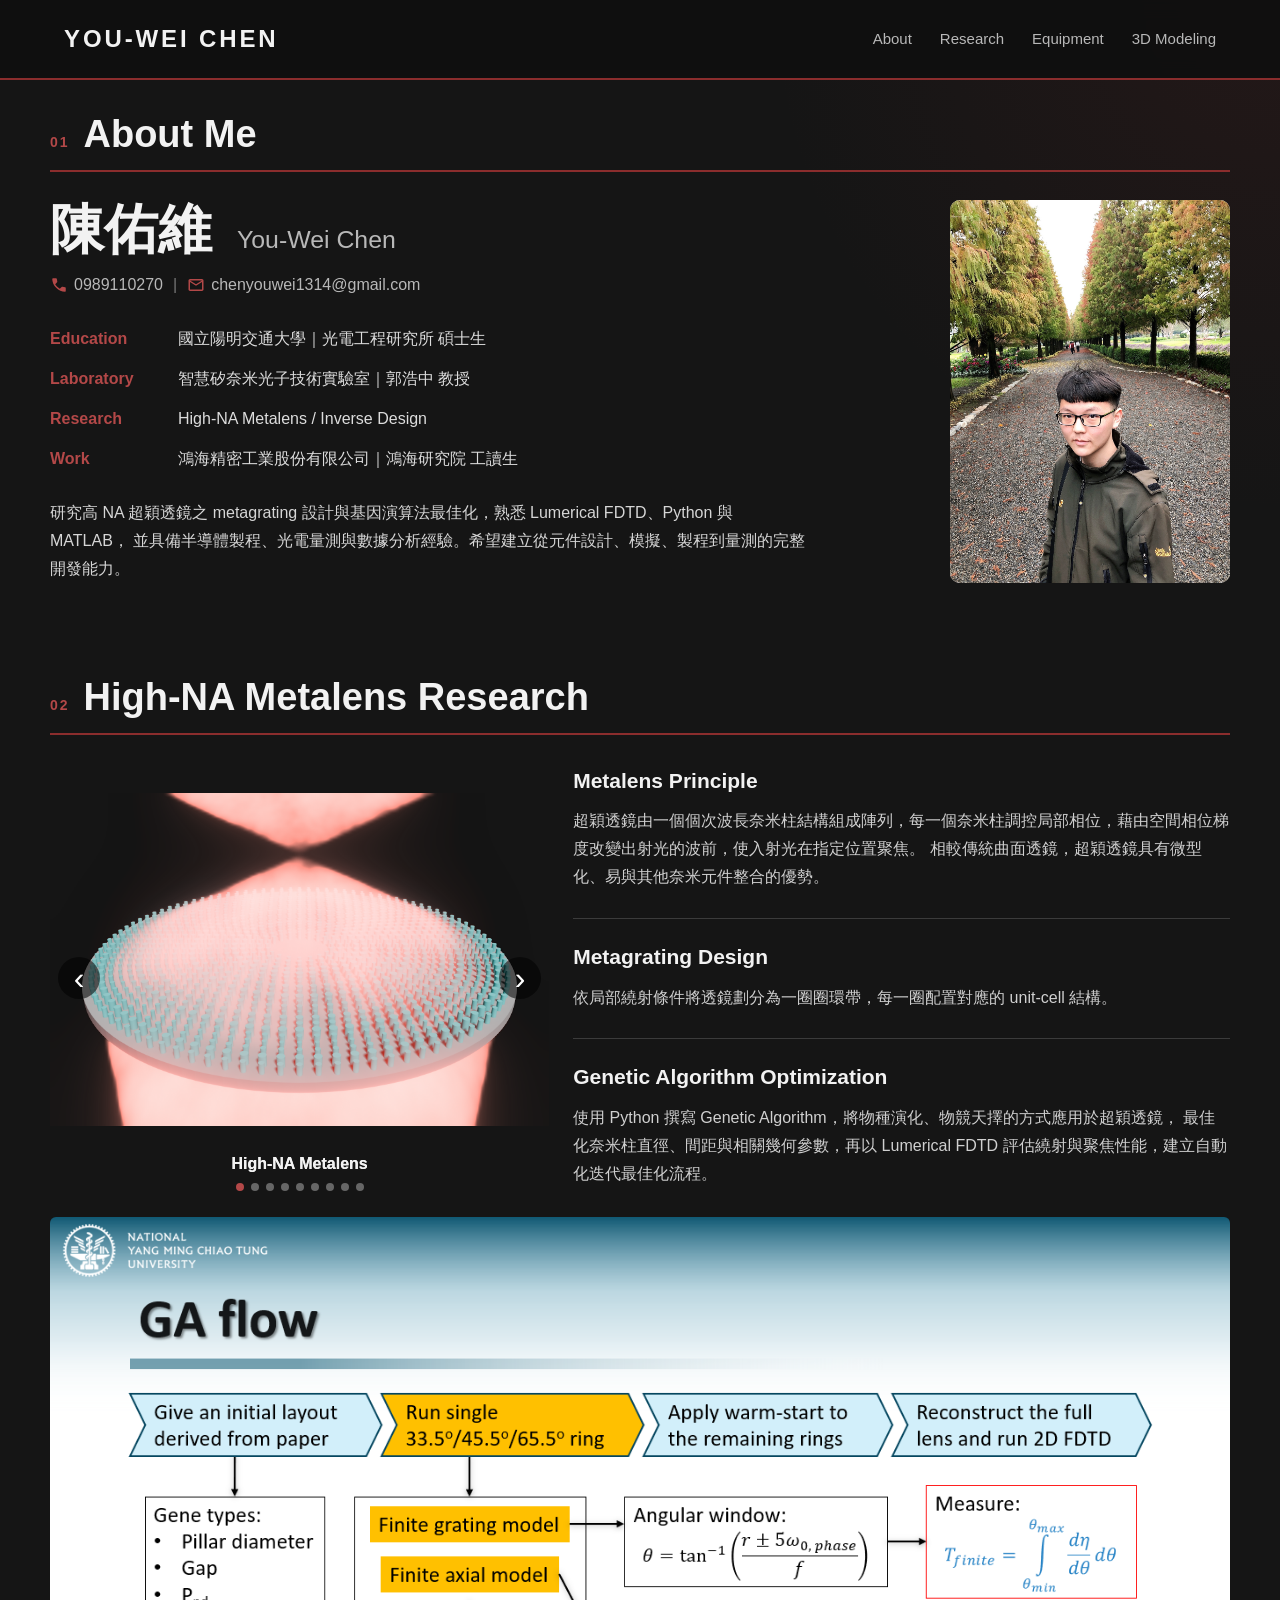
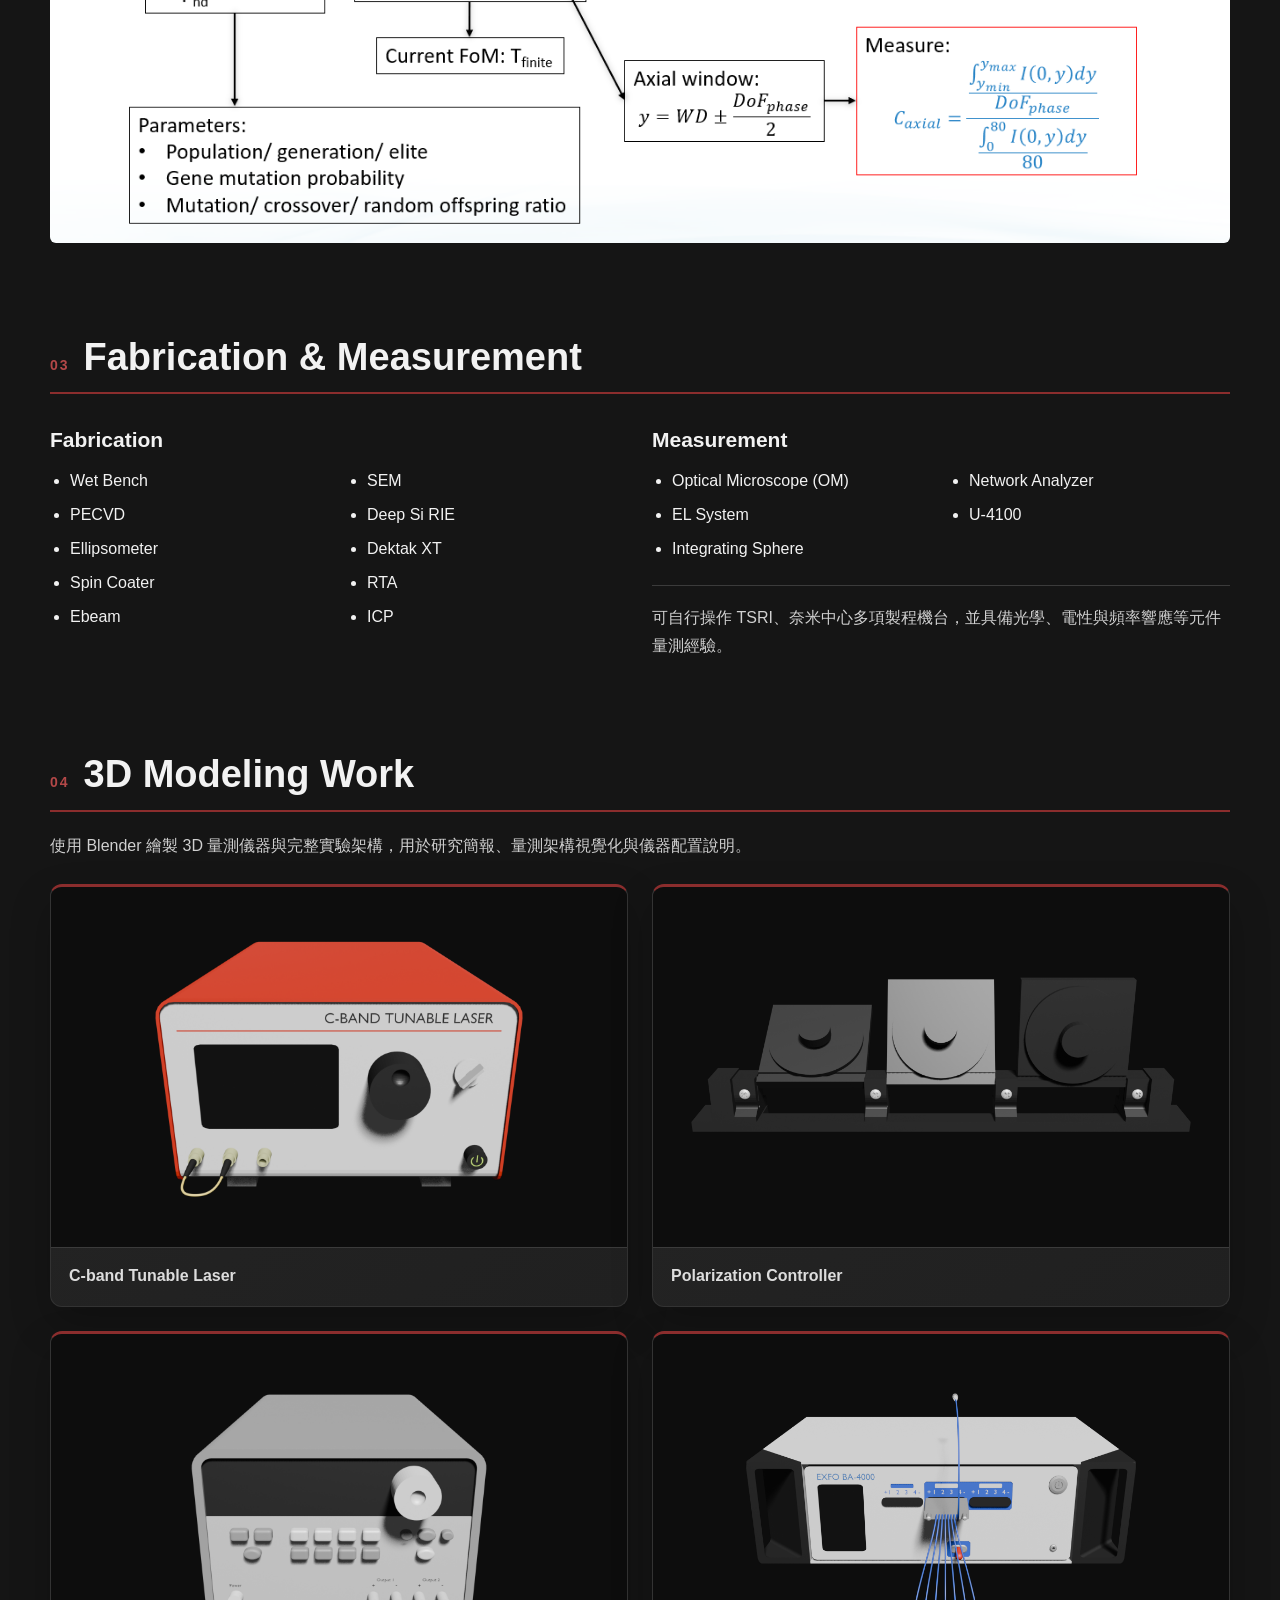
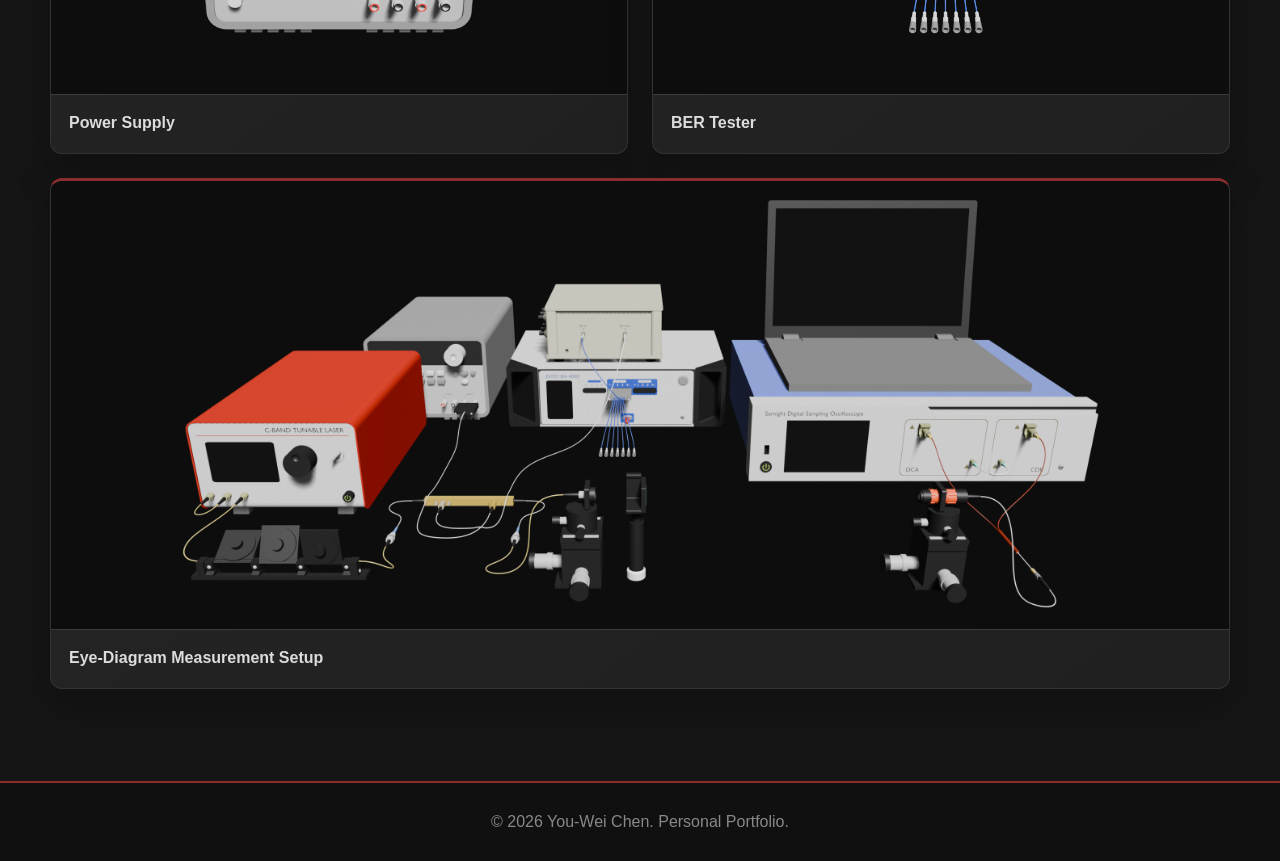
<file: index.html>
<!DOCTYPE html>
<html lang="zh-TW">

<head>
  <meta charset="UTF-8">
  <meta name="viewport" content="width=device-width, initial-scale=1.0">
  <title>You-Wei Chen | Portfolio</title>
  <link rel="stylesheet" href="style.css">
  <link rel="icon" href="favicon.png" type="image/png">
</head>

<body>
  <header class="site-header">
    <a class="brand" href="#about">YOU-WEI CHEN</a>
    <nav class="nav-links">
      <a href="#about">About</a>
      <a href="#research">Research</a>
      <a href="#fabrication">Equipment</a>
      <a href="#blender">3D Modeling</a>
    </nav>
  </header>

  <main>
    <section id="about" class="section">
      <div class="section-title"><span class="section-no">01</span>
        <h2>About Me</h2>
      </div>
      <div class="about-grid panel">
        <div class="about-text">
          <h1>陳佑維 <span>You-Wei Chen</span></h1>
          <div class="contact">
            <a class="contact-item" href="tel:0989110270">
              <svg class="contact-icon" xmlns="http://www.w3.org/2000/svg" viewBox="0 -960 960 960">
                <path
                  d="M798-120q-125 0-247-54.5T329-329Q229-429 174.5-551T120-798q0-18 12-30t30-12h162q14 0 25 9.5t13 22.5l26 140q2 16-1 27t-11 19l-97 98q20 37 47.5 71.5T387-386q31 31 65 57.5t72 48.5l94-94q9-9 23.5-13.5T670-390l138 28q14 4 23 14.5t9 23.5v162q0 18-12 30t-30 12Z" />
              </svg>
              <span>0989110270</span>
            </a>
            <span class="contact-divider">|</span>
            <a class="contact-item" href="mailto:chenyouwei1314@gmail.com">
              <svg class="contact-icon" xmlns="http://www.w3.org/2000/svg" viewBox="0 -960 960 960">
                <path
                  d="M160-160q-33 0-56.5-23.5T80-240v-480q0-33 23.5-56.5T160-800h640q33 0 56.5 23.5T880-720v480q0 33-23.5 56.5T800-160H160Zm320-280L160-640v400h640v-400L480-440Zm0-80 320-200H160l320 200ZM160-640v-80 480-400Z" />
              </svg>
              <span>chenyouwei1314@gmail.com</span>
            </a>
          </div>
          <dl class="profile-list">
            <div>
              <dt>Education</dt>
              <dd>國立陽明交通大學｜光電工程研究所 碩士生</dd>
            </div>
            <div>
              <dt>Laboratory</dt>
              <dd>智慧矽奈米光子技術實驗室｜郭浩中 教授</dd>
            </div>
            <div>
              <dt>Research</dt>
              <dd>High-NA Metalens / Inverse Design</dd>
            </div>
            <div>
              <dt>Work</dt>
              <dd>鴻海精密工業股份有限公司｜鴻海研究院 工讀生</dd>
            </div>
          </dl>
          <p class="lead">研究高 NA 超穎透鏡之 metagrating 設計與基因演算法最佳化，熟悉 Lumerical FDTD、Python 與 MATLAB，
            並具備半導體製程、光電量測與數據分析經驗。希望建立從元件設計、模擬、製程到量測的完整開發能力。</p>
        </div>
        <div class="portrait-wrap"><img class="portrait" src="IMG_5258.JPG" alt="You-Wei Chen"></div>
      </div>
    </section>

    <section id="research" class="section">
      <div class="section-title"><span class="section-no">02</span>
        <h2>High-NA Metalens Research</h2>
      </div>
      <div class="research-grid">
        <div class="image-panel">
          <div class="metalens-slider">
            <div class="metalens-slide active">
              <img src="high NA lens.png" alt="Metalens illustration">
              <p class="slide-caption">High-NA Metalens</p>
            </div>
            <div class="metalens-slide active">
              <img src="high NA lens with laser.png" alt="Metalens illustration">
              <p class="slide-caption">High-NA Metalens</p>
            </div>
            <div class="metalens-slide">
              <img src="flow 1.png" alt="Fabrication step 1">
              <p class="slide-caption">Step 1: Bare Substrate</p>
            </div>
            <div class="metalens-slide">
              <img src="flow 2.png" alt="Fabrication step 2">
              <p class="slide-caption">Step 2: PECVD SiO₂</p>
            </div>
            <div class="metalens-slide">
              <img src="flow 3.png" alt="Fabrication step 3">
              <p class="slide-caption">Step 3: PR Coating</p>
            </div>
            <div class="metalens-slide">
              <img src="flow 4.png" alt="Fabrication step 4">
              <p class="slide-caption">Step 4: E-beam Exposure</p>
            </div>
            <div class="metalens-slide">
              <img src="flow 5.png" alt="Fabrication step 5">
              <p class="slide-caption">Step 5: E11 SiO₂</p>
            </div>
            <div class="metalens-slide">
              <img src="flow 6.png" alt="Fabrication step 6">
              <p class="slide-caption">Step 6: PR Removal</p>
            </div>
            <div class="metalens-slide">
              <img src="flow 7.png" alt="Fabrication step 7">
              <p class="slide-caption">Step 7: Deep Si RIE</p>
            </div>
            <button class="slider-arrow slider-prev" type="button" aria-label="Previous slide">‹</button>
            <button class="slider-arrow slider-next" type="button" aria-label="Next slide">›</button>
            <div class="slider-dots"></div>
          </div>
        </div>
        <div class="panel research-text">
          <article>
            <h3>Metalens Principle</h3>
            <p>超穎透鏡由一個個次波長奈米柱結構組成陣列，每一個奈米柱調控局部相位，藉由空間相位梯度改變出射光的波前，使入射光在指定位置聚焦。
              相較傳統曲面透鏡，超穎透鏡具有微型化、易與其他奈米元件整合的優勢。</p>
          </article>
          <article>
            <h3>Metagrating Design</h3>
            <p>依局部繞射條件將透鏡劃分為一圈圈環帶，每一圈配置對應的 unit-cell 結構。</p>
          </article>
          <article>
            <h3>Genetic Algorithm Optimization</h3>
            <p>使用 Python 撰寫 Genetic Algorithm，將物種演化、物競天擇的方式應用於超穎透鏡，
              最佳化奈米柱直徑、間距與相關幾何參數，再以 Lumerical FDTD 評估繞射與聚焦性能，建立自動化迭代最佳化流程。</p>
          </article>
        </div>
      </div>
      <div class="panel flow-panel"><img src="GA flow.png" alt="Genetic algorithm optimization flow"></div>
    </section>

    <section id="fabrication" class="section">
      <div class="section-title"><span class="section-no">03</span>
        <h2>Fabrication & Measurement</h2>
      </div>
      <div class="skill-grid">
        <div class="panel skill-card">
          <h3>Fabrication</h3>
          <ul>
            <li>Wet Bench</li>
            <li>PECVD</li>
            <li>Ellipsometer</li>
            <li>Spin Coater</li>
            <li>Ebeam</li>
            <li>SEM</li>
            <li>Deep Si RIE</li>
            <li>Dektak XT</li>
            <li>RTA</li>
            <li>ICP</li>
          </ul>
        </div>
        <div class="panel skill-card">
          <h3>Measurement</h3>
          <ul>
            <li>Optical Microscope (OM)</li>
            <li>EL System</li>
            <li>Integrating Sphere</li>
            <li>Network Analyzer</li>
            <li>U-4100</li>
          </ul>
          <p class="card-note">可自行操作 TSRI、奈米中心多項製程機台，並具備光學、電性與頻率響應等元件量測經驗。</p>
        </div>
      </div>
    </section>

    <section id="blender" class="section">
      <div class="section-title"><span class="section-no">04</span>
        <h2>3D Modeling Work</h2>
      </div>
      <p class="section-intro">使用 Blender 繪製 3D 量測儀器與完整實驗架構，用於研究簡報、量測架構視覺化與儀器配置說明。</p>
      <div class="gallery-grid">
        <figure class="panel gallery-card"><img src="Laser.png" alt="C-band tunable laser 3D model">
          <figcaption>C-band Tunable Laser</figcaption>
        </figure>
        <figure class="panel gallery-card"><img src="PC controller.png" alt="Polarization controller 3D model">
          <figcaption>Polarization Controller</figcaption>
        </figure>
        <figure class="panel gallery-card"><img src="Power supply.png" alt="Power supply 3D model">
          <figcaption>Power Supply</figcaption>
        </figure>
        <figure class="panel gallery-card"><img src="BER tester.png" alt="BER tester 3D model">
          <figcaption>BER Tester</figcaption>
        </figure>
        <figure class="panel gallery-card gallery-wide"><img src="eye diagram.png" alt="Eye-diagram measurement setup">
          <figcaption>Eye-Diagram Measurement Setup</figcaption>
        </figure>
      </div>
    </section>
  </main>
  <footer>
    <p>© 2026 You-Wei Chen. Personal Portfolio.</p>
  </footer>
  <script>
    const slides = document.querySelectorAll('.metalens-slide');
    const prevButton = document.querySelector('.slider-prev');
    const nextButton = document.querySelector('.slider-next');
    const dotsContainer = document.querySelector('.slider-dots');

    let currentSlide = 0;
    let slideTimer;

    slides.forEach((slide, index) => {
      const dot = document.createElement('button');
      dot.classList.add('slider-dot');

      if (index === 0) {
        dot.classList.add('active');
      }

      dot.addEventListener('click', () => {
        showSlide(index);
        restartTimer();
      });

      dotsContainer.appendChild(dot);
    });

    const dots = document.querySelectorAll('.slider-dot');

    function showSlide(index) {
      slides[currentSlide].classList.remove('active');
      dots[currentSlide].classList.remove('active');

      currentSlide = (index + slides.length) % slides.length;

      slides[currentSlide].classList.add('active');
      dots[currentSlide].classList.add('active');
    }

    function nextSlide() {
      showSlide(currentSlide + 1);
    }

    function prevSlide() {
      showSlide(currentSlide - 1);
    }

    function startTimer() {
      slideTimer = setInterval(nextSlide, 5000);
    }

    function restartTimer() {
      clearInterval(slideTimer);
      startTimer();
    }

    nextButton.addEventListener('click', () => {
      nextSlide();
      restartTimer();
    });

    prevButton.addEventListener('click', () => {
      prevSlide();
      restartTimer();
    });

    startTimer();
  </script>
</body>

</html>
</file>
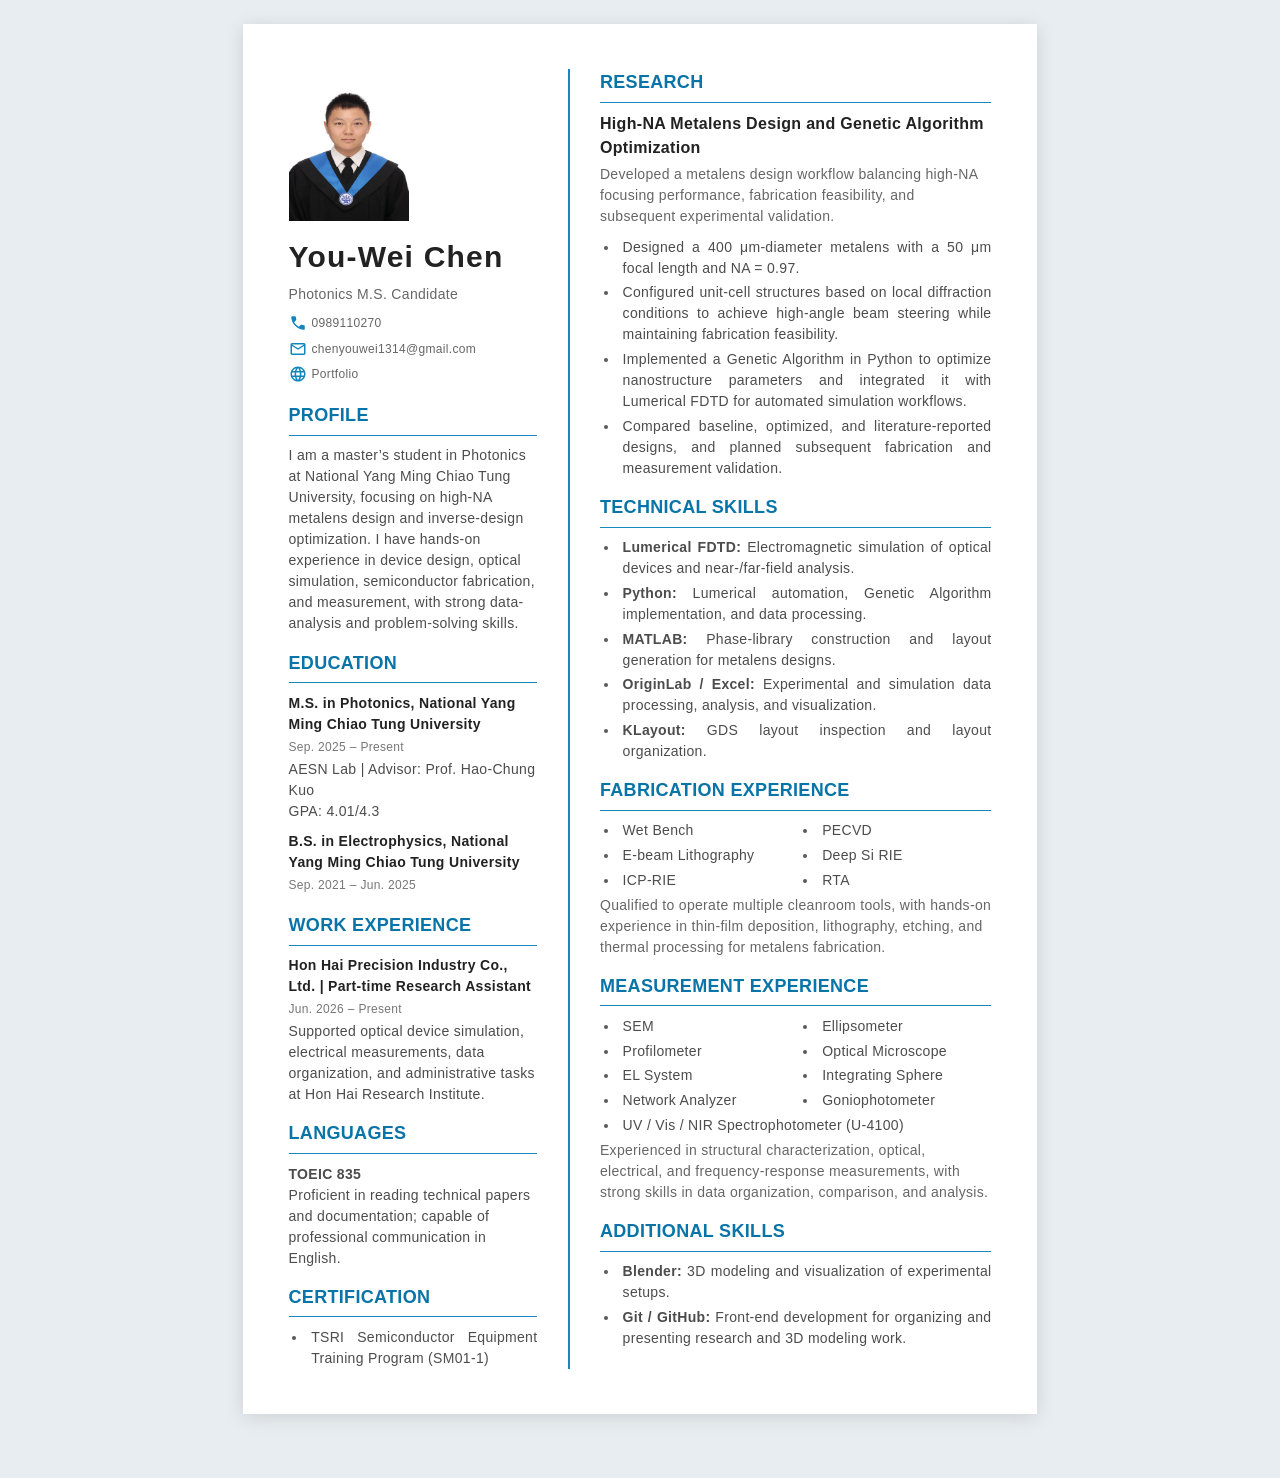
<file: 履歷/You-Wei_Chen_Resume_English_New.html>
<!DOCTYPE html>

<html lang="en">
<head>
<meta charset="utf-8"/>
<meta content="width=device-width, initial-scale=1.0" name="viewport"/>
<title>You-Wei Chen Resume</title>
<link href="resume_onepage.css" rel="stylesheet"/>
</head>
<body>
<main class="resume">
<section class="page one-page">
<div class="resume-columns">
<aside class="left-column">
<header class="profile-header">
<img alt="You-Wei Chen profile photo" class="profile-photo" src="profile_photo.png"/>
<div class="identity">
<h1>You-Wei Chen</h1>
<p class="english-name">Photonics M.S. Candidate</p>
</div>
<div class="contact-list">
<a class="contact-item" href="tel:0989110270">
<svg aria-hidden="true" class="contact-icon" viewbox="0 -960 960 960" xmlns="http://www.w3.org/2000/svg">
<path d="M798-120q-125 0-247-54.5T329-329Q229-429 174.5-551T120-798q0-18 12-30t30-12h162q14 0 25 9.5t13 22.5l26 140q2 16-1 27t-11 19l-97 98q20 37 47.5 71.5T387-386q31 31 65 57.5t72 48.5l94-94q9-9 23.5-13.5T670-390l138 28q14 4 23 14.5t9 23.5v162q0 18-12 30t-30 12Z"></path>
</svg>
<span>0989110270</span></a>
<a class="contact-item" href="mailto:chenyouwei1314@gmail.com">
<svg aria-hidden="true" class="contact-icon" viewbox="0 -960 960 960" xmlns="http://www.w3.org/2000/svg">
<path d="M160-160q-33 0-56.5-23.5T80-240v-480q0-33 23.5-56.5T160-800h640q33 0 56.5 23.5T880-720v480q0 33-23.5 56.5T800-160H160Zm320-280L160-640v400h640v-400L480-440Zm0-80 320-200H160l320 200ZM160-640v-80 480-400Z"></path>
</svg>
<span>chenyouwei1314@gmail.com</span></a>
<a class="contact-item" href="https://chenyouwei1314-lgtm.github.io/youwei-portfolio/" target="_blank">
<svg aria-hidden="true" class="contact-icon" viewbox="0 -960 960 960" xmlns="http://www.w3.org/2000/svg">
<path d="M325-111.5q-73-31.5-127.5-86t-86-127.5Q80-398 80-480.5t31.5-155q31.5-72.5 86-127t127.5-86Q398-880 480.5-880t155 31.5q72.5 31.5 127 86t86 127Q880-563 880-480.5T848.5-325q-31.5 73-86 127.5t-127 86Q563-80 480.5-80T325-111.5ZM480-162q26-36 45-75t31-83H404q12 44 31 83t45 75Zm-104-16q-18-33-31.5-68.5T322-320H204q29 50 72.5 87t99.5 55Zm208 0q56-18 99.5-55t72.5-87H638q-9 38-22.5 73.5T584-178ZM170-400h136q-3-20-4.5-39.5T300-480q0-21 1.5-40.5T306-560H170q-5 20-7.5 39.5T160-480q0 21 2.5 40.5T170-400Zm216 0h188q3-20 4.5-39.5T580-480q0-21-1.5-40.5T574-560H386q-3 20-4.5 39.5T380-480q0 21 1.5 40.5T386-400Zm268 0h136q5-20 7.5-39.5T800-480q0-21-2.5-40.5T790-560H654q3 20 4.5 39.5T660-480q0 21-1.5 40.5T654-400Zm-16-240h118q-29-50-72.5-87T584-782q18 33 31.5 68.5T638-640Zm-234 0h152q-12-44-31-83t-45-75q-26 36-45 75t-31 83Zm-200 0h118q9-38 22.5-73.5T376-782q-56 18-99.5 55T204-640Z"></path>
</svg>
<span>Portfolio</span></a>
</div>
</header>
<section class="resume-section">
<h2>PROFILE</h2>
<div class="section-body">
<p>I am a master’s student in Photonics at National Yang Ming Chiao Tung University, focusing on high-NA metalens design and inverse-design optimization. I have hands-on experience in device design, optical simulation, semiconductor fabrication, and measurement, with strong data-analysis and problem-solving skills.</p>
</div>
</section>
<section class="resume-section">
<h2>EDUCATION</h2>
<div class="section-body">
<div class="entry"><strong>M.S. in Photonics, National Yang Ming Chiao Tung University</strong>
<span class="date">Sep. 2025 – Present</span>
<p>AESN Lab | Advisor: Prof. Hao-Chung Kuo</p>
<p>GPA: 4.01/4.3</p>
</div>
<div class="entry"><strong>B.S. in Electrophysics, National Yang Ming Chiao Tung University</strong>
<span class="date">Sep. 2021 – Jun. 2025</span>
</div>
</div>
</section>
<section class="resume-section">
<h2>WORK EXPERIENCE</h2>
<div class="section-body">
<div class="entry"><strong>Hon Hai Precision Industry Co., Ltd. | Part-time Research Assistant</strong>
<span class="date">Jun. 2026 – Present</span>
<p>Supported optical device simulation, electrical measurements, data organization, and administrative tasks at Hon Hai Research Institute.</p>
</div>
</div>
</section>
<section class="resume-section">
<h2>LANGUAGES</h2>
<div class="section-body"><strong>TOEIC 835</strong>
<p>Proficient in reading technical papers and documentation; capable of professional communication in English.</p>
</div>
</section>
<section class="resume-section">
<h2>CERTIFICATION</h2>
<div class="section-body">
<ul>
<li>TSRI Semiconductor Equipment Training Program (SM01-1)</li>
</ul>
</div>
</section>
</aside>
<main class="right-column">
<section class="resume-section research-section first">
<h2>RESEARCH</h2>
<div class="section-body">
<h3>High-NA Metalens Design and Genetic Algorithm Optimization</h3>
<p class="research-goal">Developed a metalens design workflow balancing high-NA focusing performance, fabrication feasibility, and subsequent experimental validation.</p>
<ul>
<li>Designed a 400 μm-diameter metalens with a 50 μm focal length and NA = 0.97.</li>
<li>Configured unit-cell structures based on local diffraction conditions to achieve high-angle beam steering while maintaining fabrication feasibility.</li>
<li>Implemented a Genetic Algorithm in Python to optimize nanostructure parameters and integrated it with Lumerical FDTD for automated simulation workflows.</li>
<li>Compared baseline, optimized, and literature-reported designs, and planned subsequent fabrication and measurement validation.</li>
</ul>
</div>
</section>
<section class="resume-section">
<h2>TECHNICAL SKILLS</h2>
<div class="section-body">
<ul>
<li><strong>Lumerical FDTD: </strong>Electromagnetic simulation of optical devices and near-/far-field analysis.</li>
<li><strong>Python: </strong>Lumerical automation, Genetic Algorithm implementation, and data processing.</li>
<li><strong>MATLAB: </strong>Phase-library construction and layout generation for metalens designs.</li>
<li><strong>OriginLab / Excel: </strong>Experimental and simulation data processing, analysis, and visualization.</li>
<li><strong>KLayout: </strong>GDS layout inspection and layout organization.</li>
</ul>
</div>
</section>
<section class="resume-section">
<h2>FABRICATION EXPERIENCE</h2>
<div class="section-body">
<ul class="tool-grid">
<li>Wet Bench</li>
<li>PECVD</li>
<li>E-beam Lithography</li>
<li>Deep Si RIE</li>
<li>ICP-RIE</li>
<li>RTA</li>
</ul>
<p class="section-note-1">Qualified to operate multiple cleanroom tools, with hands-on experience in thin-film deposition, lithography, etching, and thermal processing for metalens fabrication.</p>
</div>
</section>
<section class="resume-section">
<h2>MEASUREMENT EXPERIENCE</h2>
<div class="section-body">
<ul class="tool-grid">
<li>SEM</li>
<li>Ellipsometer</li>
<li>Profilometer</li>
<li>Optical Microscope</li>
<li>EL System</li>
<li>Integrating Sphere</li>
<li>Network Analyzer</li>
<li>Goniophotometer</li>
<li class="tool-wide">
                  UV / Vis / NIR Spectrophotometer (U-4100)
                </li>
</ul>
<p class="section-note-2">Experienced in structural characterization, optical, electrical, and frequency-response measurements, with strong skills in data organization, comparison, and analysis.</p>
</div>
</section>
<section class="resume-section">
<h2>ADDITIONAL SKILLS</h2>
<div class="section-body">
<ul>
<li><strong>Blender: </strong>3D modeling and visualization of experimental setups.</li>
<li><strong>Git / GitHub: </strong>Front-end development for organizing and presenting research and 3D modeling work.</li>
</ul>
</div>
</section>
</main>
</div>
</section>
</main>
</body>
</html>
</file>
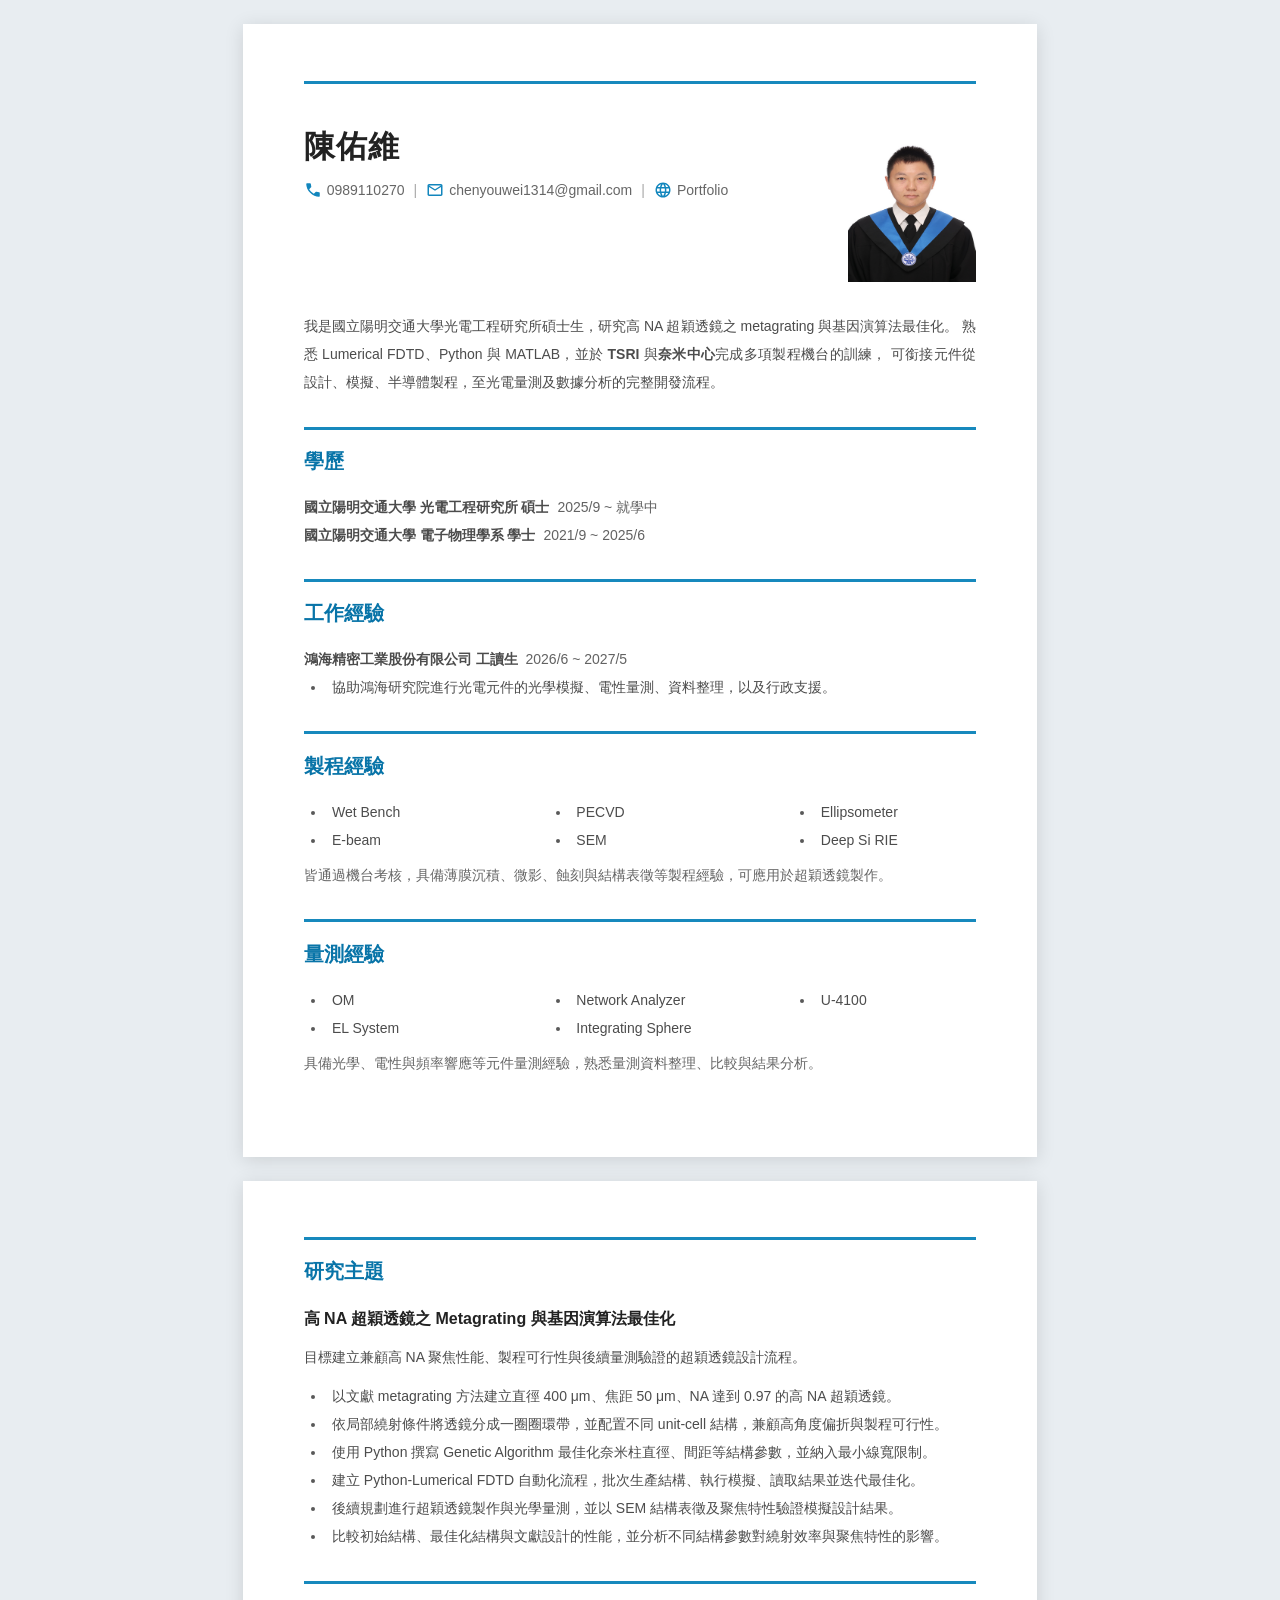
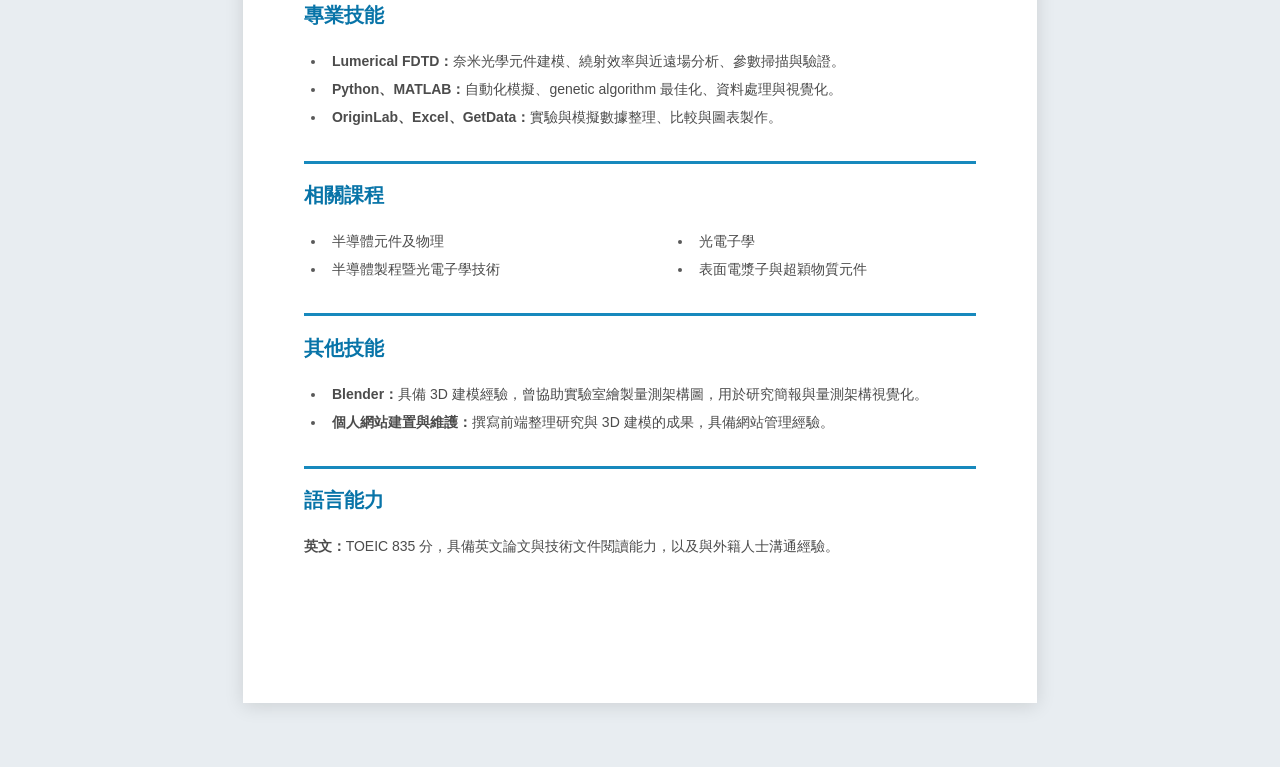
<file: 履歷/履歷.html>
<!DOCTYPE html>
<html lang="zh-TW">
<head>
    <meta charset="UTF-8">
    <meta name="viewport" content="width=device-width, initial-scale=1.0">
    <title>陳佑維 履歷</title>
    <link rel="stylesheet" href="resume.css">
</head>
<body>
    <main class="resume">

        <!-- ===== Page 1 ===== -->
        <section class="page">
            <header class="resume-header">
                <div class="identity">
                    <h1>陳佑維</h1>

                    <div class="contact-row">
                        <span class="contact-item">
                            <svg class="contact-icon" xmlns="http://www.w3.org/2000/svg"
                                 viewBox="0 -960 960 960" aria-hidden="true">
                                <path d="M798-120q-125 0-247-54.5T329-329Q229-429 174.5-551T120-798q0-18 12-30t30-12h162q14 0 25 9.5t13 22.5l26 140q2 16-1 27t-11 19l-97 98q20 37 47.5 71.5T387-386q31 31 65 57.5t72 48.5l94-94q9-9 23.5-13.5T670-390l138 28q14 4 23 14.5t9 23.5v162q0 18-12 30t-30 12Z"/>
                            </svg>
                            0989110270
                        </span>

                        <span class="contact-divider">|</span>

                        <a class="contact-item" href="mailto:chenyouwei1314@gmail.com">
                            <svg class="contact-icon" xmlns="http://www.w3.org/2000/svg"
                                 viewBox="0 -960 960 960" aria-hidden="true">
                                <path d="M160-160q-33 0-56.5-23.5T80-240v-480q0-33 23.5-56.5T160-800h640q33 0 56.5 23.5T880-720v480q0 33-23.5 56.5T800-160H160Zm320-280L160-640v400h640v-400L480-440Zm0-80 320-200H160l320 200ZM160-640v-80 480-400Z"/>
                            </svg>
                            chenyouwei1314@gmail.com
                        </a>

                        <span class="contact-divider">|</span>

                        <a class="contact-item"
                        href="https://chenyouwei1314-lgtm.github.io/youwei-portfolio/"
                        target="_blank">
                            <svg class="contact-icon"
                                xmlns="http://www.w3.org/2000/svg"
                                viewBox="0 -960 960 960"
                                aria-hidden="true">
                                <path d="M325-111.5q-73-31.5-127.5-86t-86-127.5Q80-398 80-480.5t31.5-155q31.5-72.5 86-127t127.5-86Q398-880 480.5-880t155 31.5q72.5 31.5 127 86t86 127Q880-563 880-480.5T848.5-325q-31.5 73-86 127.5t-127 86Q563-80 480.5-80T325-111.5ZM480-162q26-36 45-75t31-83H404q12 44 31 83t45 75Zm-104-16q-18-33-31.5-68.5T322-320H204q29 50 72.5 87t99.5 55Zm208 0q56-18 99.5-55t72.5-87H638q-9 38-22.5 73.5T584-178ZM170-400h136q-3-20-4.5-39.5T300-480q0-21 1.5-40.5T306-560H170q-5 20-7.5 39.5T160-480q0 21 2.5 40.5T170-400Zm216 0h188q3-20 4.5-39.5T580-480q0-21-1.5-40.5T574-560H386q-3 20-4.5 39.5T380-480q0 21 1.5 40.5T386-400Zm268 0h136q5-20 7.5-39.5T800-480q0-21-2.5-40.5T790-560H654q3 20 4.5 39.5T660-480q0 21-1.5 40.5T654-400Zm-16-240h118q-29-50-72.5-87T584-782q18 33 31.5 68.5T638-640Zm-234 0h152q-12-44-31-83t-45-75q-26 36-45 75t-31 83Zm-200 0h118q9-38 22.5-73.5T376-782q-56 18-99.5 55T204-640Z"/>
                            </svg>
                            Portfolio
                        </a>
                    </div>
                </div>

                <img class="profile-photo" src="profile_photo.png" alt="陳佑維證件照">
            </header>

            <p class="profile-summary">
                我是國立陽明交通大學光電工程研究所碩士生，研究高 NA 超穎透鏡之 metagrating 與基因演算法最佳化。
                熟悉 Lumerical FDTD、Python 與 MATLAB，並於 <strong>TSRI</strong> 與<strong>奈米中心</strong>完成多項製程機台的訓練，
                可銜接元件從設計、模擬、半導體製程，至光電量測及數據分析的完整開發流程。
            </p>

            <section class="resume-section">
                <h2>學歷</h2>
                <div class="section-body">
                    <p><strong>國立陽明交通大學 光電工程研究所 碩士</strong><span class="date">2025/9 ~ 就學中</span><br>
                    <strong>國立陽明交通大學 電子物理學系 學士</strong><span class="date">2021/9 ~ 2025/6</span></p>
                </div>
            </section>
            
            <section class="resume-section">
                <h2>工作經驗</h2>
                <div class="section-body">
                    <p><strong>鴻海精密工業股份有限公司 工讀生</strong><span class="date">2026/6 ~ 2027/5</span></p>
                    <ul>
                        <li>協助鴻海研究院進行光電元件的光學模擬、電性量測、資料整理，以及行政支援。</li>
                    </ul>
                </div>
            </section>

            <section class="resume-section">
                <h2>製程經驗</h2>
                <div class="section-body three-column">
                    <div>
                        <ul>
                            <li>Wet Bench</li>
                            <li>E-beam</li>
                        </ul>
                    </div>
                    <div>
                        <ul>
                            <li>PECVD</li>   
                            <li>SEM</li>
                        </ul>
                    </div>
                    <div>
                        <ul>
                            <li>Ellipsometer</li>
                            <li>Deep Si RIE</li>
                        </ul>
                    </div>
                </div>
                <p class="section-note">皆通過機台考核，具備薄膜沉積、微影、蝕刻與結構表徵等製程經驗，可應用於超穎透鏡製作。</p>
            </section>

            <section class="resume-section">
                <h2>量測經驗</h2>
                <div class="section-body three-column">
                    <div>
                        <ul>
                            <li>OM</li>
                            <li>EL System</li>
                        </ul>
                    </div>
                    <div>
                        <ul>
                            <li>Network Analyzer</li>
                            <li>Integrating Sphere</li>
                        </ul>
                    </div>
                    <div>
                        <ul>
                            <li>U-4100</li>
                        </ul>
                    </div> 
                </div>
                <p class="section-note">具備光學、電性與頻率響應等元件量測經驗，熟悉量測資料整理、比較與結果分析。</p>
            </section>
        </section>

        <!-- ===== Page 2 ===== -->
        <section class="page">
            <section class="resume-section research-section">
                <h2>研究主題</h2>
                <div class="section-body">
                    <h3>高 NA 超穎透鏡之 Metagrating 與基因演算法最佳化</h3>
                    <p>目標建立兼顧高 NA 聚焦性能、製程可行性與後續量測驗證的超穎透鏡設計流程。</p>
                    <ul>
                        <li>以文獻 metagrating 方法建立直徑 400 μm、焦距 50 μm、NA 達到 0.97 的高 NA 超穎透鏡。</li>
                        <li>依局部繞射條件將透鏡分成一圈圈環帶，並配置不同 unit-cell 結構，兼顧高角度偏折與製程可行性。</li>
                        <li>使用 Python 撰寫 Genetic Algorithm 最佳化奈米柱直徑、間距等結構參數，並納入最小線寬限制。</li>
                        <li>建立 Python-Lumerical FDTD 自動化流程，批次生產結構、執行模擬、讀取結果並迭代最佳化。</li>
                        <li>後續規劃進行超穎透鏡製作與光學量測，並以 SEM 結構表徵及聚焦特性驗證模擬設計結果。</li>
                        <li>比較初始結構、最佳化結構與文獻設計的性能，並分析不同結構參數對繞射效率與聚焦特性的影響。</li>
                    </ul>
                </div>
            </section>

            <section class="resume-section">
                <h2>專業技能</h2>
                <div class="section-body">
                    <ul>
                        <li><strong>Lumerical FDTD：</strong>奈米光學元件建模、繞射效率與近遠場分析、參數掃描與驗證。</li>
                        <li><strong>Python、MATLAB：</strong>自動化模擬、genetic algorithm 最佳化、資料處理與視覺化。</li>
                        <li><strong>OriginLab、Excel、GetData：</strong>實驗與模擬數據整理、比較與圖表製作。</li>
                    </ul>
                </div>
            </section>

            <section class="resume-section">
                <h2>相關課程</h2>
                <div class="section-body two-column">
                    <div>
                        <ul>
                            <li>半導體元件及物理</li>
                            <li>半導體製程暨光電子學技術</li>
                        </ul>
                    </div>
                    <div>
                        <ul>
                            <li>光電子學</li>
                            <li>表面電漿子與超穎物質元件</li>
                        </ul>
                    </div> 
                </div>
            </section>

            <section class="resume-section">
                <h2>其他技能</h2>
                <div class="section-body">
                    <ul>
                        <li><strong>Blender：</strong>具備 3D 建模經驗，曾協助實驗室繪製量測架構圖，用於研究簡報與量測架構視覺化。</li>
                        <li><strong>個人網站建置與維護：</strong>撰寫前端整理研究與 3D 建模的成果，具備網站管理經驗。</li>
                    </ul>
                </div>
            </section>

            <section class="resume-section">
                <h2>語言能力</h2>
                <div class="section-body">
                    <p><strong>英文：</strong>TOEIC 835 分，具備英文論文與技術文件閱讀能力，以及與外籍人士溝通經驗。</p>
                </div>
            </section>
        </section>

    </main>
</body>
</html>
</file>
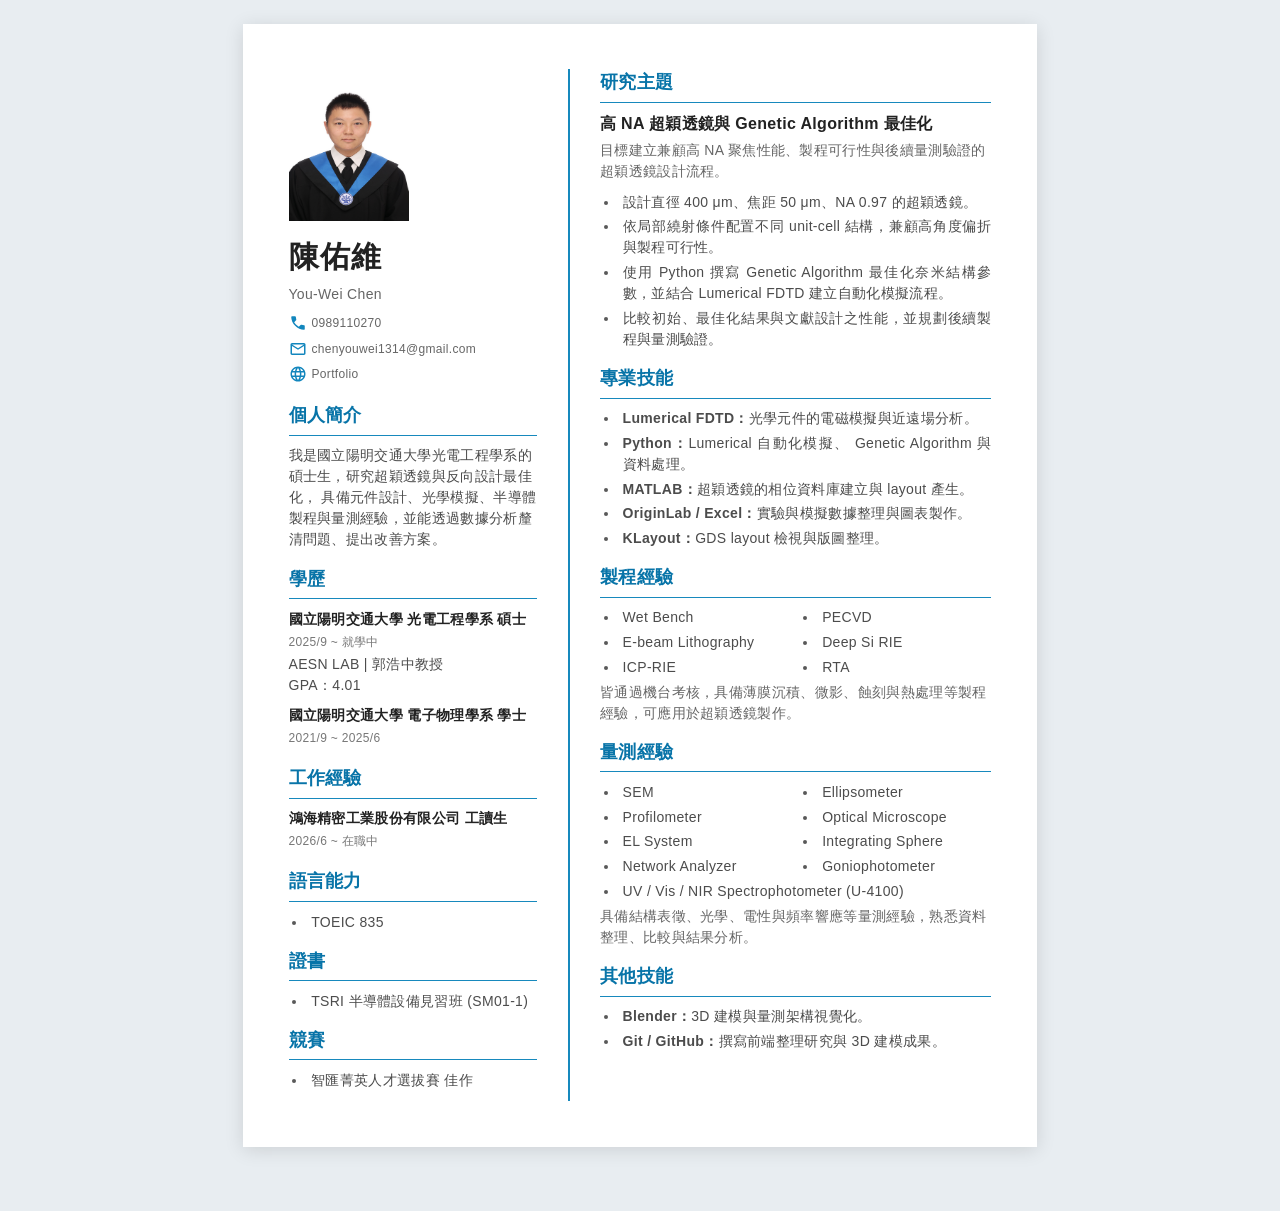
<file: 履歷/履歷_新版.html>
<!DOCTYPE html>
<html lang="zh-TW">

<head>
  <meta charset="UTF-8">
  <meta name="viewport" content="width=device-width, initial-scale=1.0">
  <title>陳佑維 履歷新版</title>
  <link rel="stylesheet" href="resume_onepage.css">
</head>

<body>
  <main class="resume">
    <section class="page one-page">
      <div class="resume-columns">
        <aside class="left-column">
          <header class="profile-header">
            <img class="profile-photo" src="profile_photo.png" alt="陳佑維證件照">
            <div class="identity">
              <h1>陳佑維</h1>
              <p class="english-name">You-Wei Chen</p>
            </div>
            <div class="contact-list">
              <a class="contact-item" href="tel:0989110270">
                <svg class="contact-icon" xmlns="http://www.w3.org/2000/svg" viewBox="0 -960 960 960"
                  aria-hidden="true">
                  <path
                    d="M798-120q-125 0-247-54.5T329-329Q229-429 174.5-551T120-798q0-18 12-30t30-12h162q14 0 25 9.5t13 22.5l26 140q2 16-1 27t-11 19l-97 98q20 37 47.5 71.5T387-386q31 31 65 57.5t72 48.5l94-94q9-9 23.5-13.5T670-390l138 28q14 4 23 14.5t9 23.5v162q0 18-12 30t-30 12Z" />
                </svg>
                <span>0989110270</span></a>
              <a class="contact-item" href="mailto:chenyouwei1314@gmail.com">
                <svg class="contact-icon" xmlns="http://www.w3.org/2000/svg" viewBox="0 -960 960 960"
                  aria-hidden="true">
                  <path
                    d="M160-160q-33 0-56.5-23.5T80-240v-480q0-33 23.5-56.5T160-800h640q33 0 56.5 23.5T880-720v480q0 33-23.5 56.5T800-160H160Zm320-280L160-640v400h640v-400L480-440Zm0-80 320-200H160l320 200ZM160-640v-80 480-400Z" />
                </svg>
                <span>chenyouwei1314@gmail.com</span></a>
              <a class="contact-item" href="https://chenyouwei1314-lgtm.github.io/youwei-portfolio/" target="_blank">
                <svg class="contact-icon" xmlns="http://www.w3.org/2000/svg" viewBox="0 -960 960 960"
                  aria-hidden="true">
                  <path
                    d="M325-111.5q-73-31.5-127.5-86t-86-127.5Q80-398 80-480.5t31.5-155q31.5-72.5 86-127t127.5-86Q398-880 480.5-880t155 31.5q72.5 31.5 127 86t86 127Q880-563 880-480.5T848.5-325q-31.5 73-86 127.5t-127 86Q563-80 480.5-80T325-111.5ZM480-162q26-36 45-75t31-83H404q12 44 31 83t45 75Zm-104-16q-18-33-31.5-68.5T322-320H204q29 50 72.5 87t99.5 55Zm208 0q56-18 99.5-55t72.5-87H638q-9 38-22.5 73.5T584-178ZM170-400h136q-3-20-4.5-39.5T300-480q0-21 1.5-40.5T306-560H170q-5 20-7.5 39.5T160-480q0 21 2.5 40.5T170-400Zm216 0h188q3-20 4.5-39.5T580-480q0-21-1.5-40.5T574-560H386q-3 20-4.5 39.5T380-480q0 21 1.5 40.5T386-400Zm268 0h136q5-20 7.5-39.5T800-480q0-21-2.5-40.5T790-560H654q3 20 4.5 39.5T660-480q0 21-1.5 40.5T654-400Zm-16-240h118q-29-50-72.5-87T584-782q18 33 31.5 68.5T638-640Zm-234 0h152q-12-44-31-83t-45-75q-26 36-45 75t-31 83Zm-200 0h118q9-38 22.5-73.5T376-782q-56 18-99.5 55T204-640Z" />
                </svg>
                <span>Portfolio</span></a>
            </div>
          </header>

          <section class="resume-section">
            <h2>個人簡介</h2>
            <div class="section-body">
              <p>我是國立陽明交通大學光電工程學系的碩士生，研究超穎透鏡與反向設計最佳化，
                具備元件設計、光學模擬、半導體製程與量測經驗，並能透過數據分析釐清問題、提出改善方案。</p>
            </div>
          </section>

          <section class="resume-section">
            <h2>學歷</h2>
            <div class="section-body">
              <div class="entry"><strong>國立陽明交通大學 光電工程學系 碩士</strong>
                <span class="date">2025/9 ~ 就學中</span>
                <p>AESN LAB | 郭浩中教授</p>
                <p>GPA：4.01</p>
              </div>
              <div class="entry"><strong>國立陽明交通大學 電子物理學系 學士</strong>
                <span class="date">2021/9 ~ 2025/6</span>
              </div>
            </div>
          </section>

          <section class="resume-section">
            <h2>工作經驗</h2>
            <div class="section-body">
              <div class="entry"><strong>鴻海精密工業股份有限公司 工讀生</strong>
                <span class="date">2026/6 ~ 在職中</span>
              </div>
            </div>
          </section>

          <section class="resume-section">
            <h2>語言能力</h2>
            <div class="section-body">
              <ul>
                <li>TOEIC 835</li>
              </ul>
            </div>
          </section>

          <section class="resume-section">
            <h2>證書</h2>
            <div class="section-body">
              <ul>
                <li>TSRI 半導體設備見習班 (SM01-1)</li>
              </ul>
            </div>
          </section>

          <section class="resume-section">
            <h2>競賽</h2>
            <div class="section-body">
              <ul>
                <li>智匯菁英人才選拔賽 佳作</li>
              </ul>
            </div>
          </section>
        </aside>

        <main class="right-column">
          <section class="resume-section research-section first">
            <h2>研究主題</h2>
            <div class="section-body">
              <h3>高 NA 超穎透鏡與 Genetic Algorithm 最佳化</h3>
              <p class="research-goal">目標建立兼顧高 NA 聚焦性能、製程可行性與後續量測驗證的超穎透鏡設計流程。</p>
              <ul>
                <li>設計直徑 400 μm、焦距 50 μm、NA 0.97 的超穎透鏡。</li>
                <li>依局部繞射條件配置不同 unit-cell 結構，兼顧高角度偏折與製程可行性。</li>
                <li>使用 Python 撰寫 Genetic Algorithm 最佳化奈米結構參數，並結合 Lumerical FDTD 建立自動化模擬流程。</li>
                <li>比較初始、最佳化結果與文獻設計之性能，並規劃後續製程與量測驗證。</li>
              </ul>
            </div>
          </section>

          <section class="resume-section">
            <h2>專業技能</h2>
            <div class="section-body">
              <ul>
                <li><strong>Lumerical FDTD：</strong>光學元件的電磁模擬與近遠場分析。</li>
                <li><strong>Python：</strong>Lumerical 自動化模擬、 Genetic Algorithm 與資料處理。</li>
                <li><strong>MATLAB：</strong>超穎透鏡的相位資料庫建立與 layout 產生。</li>
                <li><strong>OriginLab / Excel：</strong>實驗與模擬數據整理與圖表製作。</li>
                <li><strong>KLayout：</strong>GDS layout 檢視與版圖整理。</li>
              </ul>
            </div>
          </section>

          <section class="resume-section">
            <h2>製程經驗</h2>
            <div class="section-body">
              <ul class="tool-grid">
                <li>Wet Bench</li>
                <li>PECVD</li>
                <li>E-beam Lithography</li>
                <li>Deep Si RIE</li>
                <li>ICP-RIE</li>
                <li>RTA</li>
              </ul>
              <p class="section-note-1">皆通過機台考核，具備薄膜沉積、微影、蝕刻與熱處理等製程經驗，可應用於超穎透鏡製作。</p>
            </div>
          </section>

          <section class="resume-section">
            <h2>量測經驗</h2>
            <div class="section-body">
              <ul class="tool-grid">
                <li>SEM</li>
                <li>Ellipsometer</li>
                <li>Profilometer</li>
                <li>Optical Microscope</li>
                <li>EL System</li>
                <li>Integrating Sphere</li>
                <li>Network Analyzer</li>
                <li>Goniophotometer</li>
                <li class="tool-wide">
                  UV / Vis / NIR Spectrophotometer (U-4100)
                </li>
              </ul>
              <p class="section-note-2">具備結構表徵、光學、電性與頻率響應等量測經驗，熟悉資料整理、比較與結果分析。</p>
            </div>
          </section>

          <section class="resume-section">
            <h2>其他技能</h2>
            <div class="section-body">
              <ul>
                <li><strong>Blender：</strong>3D 建模與量測架構視覺化。</li>
                <li><strong>Git / GitHub：</strong>撰寫前端整理研究與 3D 建模成果。</li>
              </ul>
            </div>
          </section>
        </main>
      </div>
    </section>
  </main>
</body>

</html>
</file>
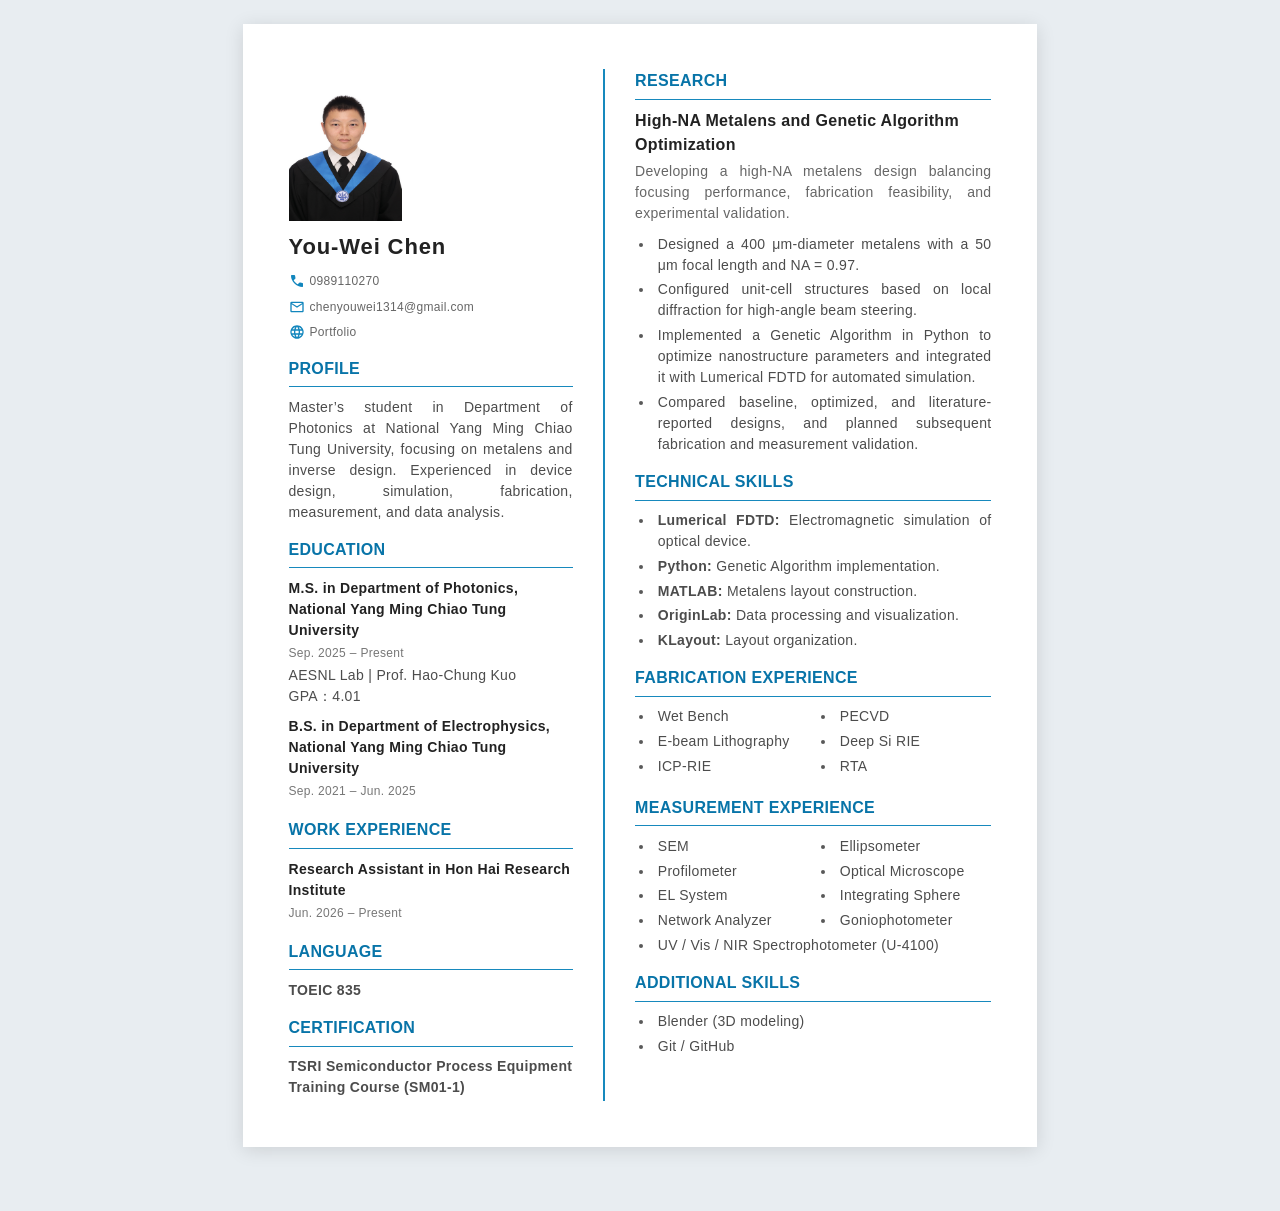
<file: 履歷/履歷_英文新版.html>
<!DOCTYPE html>
<html lang="zh-TW">

<head>
  <meta charset="UTF-8">
  <meta name="viewport" content="width=device-width, initial-scale=1.0">
  <title>陳佑維 履歷新版</title>
  <link rel="stylesheet" href="resume_onepage_English.css">
</head>

<body>
  <main class="resume">
    <section class="page one-page">
      <div class="resume-columns">
        <aside class="left-column">
          <header class="profile-header">
            <img class="profile-photo" src="profile_photo.png" alt="陳佑維證件照">
            <div class="identity">
              <h1>You-Wei Chen</h1>
            </div>
            <div class="contact-list">
              <a class="contact-item" href="tel:0989110270">
                <svg class="contact-icon" xmlns="http://www.w3.org/2000/svg" viewBox="0 -960 960 960"
                  aria-hidden="true">
                  <path
                    d="M798-120q-125 0-247-54.5T329-329Q229-429 174.5-551T120-798q0-18 12-30t30-12h162q14 0 25 9.5t13 22.5l26 140q2 16-1 27t-11 19l-97 98q20 37 47.5 71.5T387-386q31 31 65 57.5t72 48.5l94-94q9-9 23.5-13.5T670-390l138 28q14 4 23 14.5t9 23.5v162q0 18-12 30t-30 12Z" />
                </svg>
                <span>0989110270</span></a>
              <a class="contact-item" href="mailto:chenyouwei1314@gmail.com">
                <svg class="contact-icon" xmlns="http://www.w3.org/2000/svg" viewBox="0 -960 960 960"
                  aria-hidden="true">
                  <path
                    d="M160-160q-33 0-56.5-23.5T80-240v-480q0-33 23.5-56.5T160-800h640q33 0 56.5 23.5T880-720v480q0 33-23.5 56.5T800-160H160Zm320-280L160-640v400h640v-400L480-440Zm0-80 320-200H160l320 200ZM160-640v-80 480-400Z" />
                </svg>
                <span>chenyouwei1314@gmail.com</span></a>
              <a class="contact-item" href="https://chenyouwei1314-lgtm.github.io/youwei-portfolio/" target="_blank">
                <svg class="contact-icon" xmlns="http://www.w3.org/2000/svg" viewBox="0 -960 960 960"
                  aria-hidden="true">
                  <path
                    d="M325-111.5q-73-31.5-127.5-86t-86-127.5Q80-398 80-480.5t31.5-155q31.5-72.5 86-127t127.5-86Q398-880 480.5-880t155 31.5q72.5 31.5 127 86t86 127Q880-563 880-480.5T848.5-325q-31.5 73-86 127.5t-127 86Q563-80 480.5-80T325-111.5ZM480-162q26-36 45-75t31-83H404q12 44 31 83t45 75Zm-104-16q-18-33-31.5-68.5T322-320H204q29 50 72.5 87t99.5 55Zm208 0q56-18 99.5-55t72.5-87H638q-9 38-22.5 73.5T584-178ZM170-400h136q-3-20-4.5-39.5T300-480q0-21 1.5-40.5T306-560H170q-5 20-7.5 39.5T160-480q0 21 2.5 40.5T170-400Zm216 0h188q3-20 4.5-39.5T580-480q0-21-1.5-40.5T574-560H386q-3 20-4.5 39.5T380-480q0 21 1.5 40.5T386-400Zm268 0h136q5-20 7.5-39.5T800-480q0-21-2.5-40.5T790-560H654q3 20 4.5 39.5T660-480q0 21-1.5 40.5T654-400Zm-16-240h118q-29-50-72.5-87T584-782q18 33 31.5 68.5T638-640Zm-234 0h152q-12-44-31-83t-45-75q-26 36-45 75t-31 83Zm-200 0h118q9-38 22.5-73.5T376-782q-56 18-99.5 55T204-640Z" />
                </svg>
                <span>Portfolio</span></a>
            </div>
          </header>

          <section class="resume-section">
            <h2>PROFILE</h2>
            <div class="section-body">
              <p>Master’s student in Department of Photonics at National Yang Ming Chiao Tung University, focusing on
                metalens
                and inverse design. Experienced in device design, simulation, fabrication, measurement, and data
                analysis.</p>
            </div>
          </section>

          <section class="resume-section">
            <h2>EDUCATION</h2>
            <div class="section-body">
              <div class="entry"><strong>M.S. in Department of Photonics, National Yang Ming Chiao Tung
                  University</strong>
                <span class="date">Sep. 2025 – Present</span>
                <p>AESNL Lab | Prof. Hao-Chung Kuo</p>
                <p>GPA：4.01</p>
              </div>
              <div class="entry"><strong>B.S. in Department of Electrophysics, National Yang Ming Chiao Tung
                  University</strong>
                <span class="date">Sep. 2021 – Jun. 2025</span>
              </div>
            </div>
          </section>

          <section class="resume-section">
            <h2>WORK EXPERIENCE</h2>
            <div class="section-body">
              <div class="entry"><strong>Research Assistant in Hon Hai Research Institute</strong>
                <span class="date">Jun. 2026 – Present</span>
              </div>
            </div>
          </section>

          <section class="resume-section">
            <h2>LANGUAGE</h2>
            <div class="section-body">
              <strong>TOEIC 835</strong>
            </div>
          </section>

          <section class="resume-section">
            <h2>CERTIFICATION</h2>
            <div class="section-body">
              <strong>TSRI Semiconductor Process Equipment Training Course (SM01-1)</strong>
            </div>
          </section>
        </aside>

        <main class="right-column">
          <section class="resume-section research-section first">
            <h2>RESEARCH</h2>
            <div class="section-body">
              <h3>High-NA Metalens and Genetic Algorithm Optimization</h3>
              <p class="research-goal">Developing a high-NA metalens design balancing focusing performance,
                fabrication feasibility, and experimental validation.</p>
              <ul>
                <li>Designed a 400 μm-diameter metalens with a 50 μm focal length and NA = 0.97.</li>
                <li>Configured unit-cell structures based on local diffraction for high-angle beam
                  steering.</li>
                <li>Implemented a Genetic Algorithm in Python to optimize nanostructure parameters and integrated it
                  with Lumerical FDTD for automated simulation.</li>
                <li>Compared baseline, optimized, and literature-reported designs, and planned subsequent fabrication
                  and measurement validation.</li>
              </ul>
            </div>
          </section>

          <section class="resume-section">
            <h2>TECHNICAL SKILLS</h2>
            <div class="section-body">
              <ul>
                <li><strong>Lumerical FDTD: </strong>Electromagnetic simulation of optical device.</li>
                <li><strong>Python: </strong>Genetic Algorithm implementation.</li>
                <li><strong>MATLAB: </strong>Metalens layout construction.</li>
                <li><strong>OriginLab: </strong>Data processing and
                  visualization.</li>
                <li><strong>KLayout: </strong>Layout organization.</li>
              </ul>
            </div>
          </section>

          <section class="resume-section">
            <h2>FABRICATION EXPERIENCE</h2>
            <div class="section-body">
              <ul class="tool-grid">
                <li>Wet Bench</li>
                <li>PECVD</li>
                <li>E-beam Lithography</li>
                <li>Deep Si RIE</li>
                <li>ICP-RIE</li>
                <li>RTA</li>
              </ul>
            </div>
          </section>

          <section class="resume-section">
            <h2>MEASUREMENT EXPERIENCE</h2>
            <div class="section-body">
              <ul class="tool-grid">
                <li>SEM</li>
                <li>Ellipsometer</li>
                <li>Profilometer</li>
                <li>Optical Microscope</li>
                <li>EL System</li>
                <li>Integrating Sphere</li>
                <li>Network Analyzer</li>
                <li>Goniophotometer</li>
                <li class="tool-wide">
                  UV / Vis / NIR Spectrophotometer (U-4100)
                </li>
              </ul>
            </div>
          </section>

          <section class="resume-section">
            <h2>ADDITIONAL SKILLS</h2>
            <div class="section-body">
              <ul>
                <li>Blender (3D modeling)</li>
                <li>Git / GitHub</li>
              </ul>
            </div>
          </section>
        </main>
      </div>
    </section>
  </main>
</body>

</html>
</file>
<file: style.css>
*{box-sizing:border-box;
    margin:0;
    padding:0}

:root{--bg:#151515;
    --panel:#202020;
    --panel2:#252525;
    --red:#8b2d2d;
    --red2:#b34848;
    --text:#f2f2f2;
    --muted:#b8b8b8;
    --line:#3b3b3b;
    --max:1180px}

html{scroll-behavior:smooth;
    scroll-padding-top:92px}

body{color:var(--text);
    background:radial-gradient(circle at top right,rgba(139,45,45,.12),transparent 32rem),var(--bg);
    font-family:"Segoe UI","Noto Sans TC","Microsoft JhengHei",sans-serif;
    line-height:1.75}

a{color:inherit;
    text-decoration:none}

img{display:block;
    max-width:100%}

.site-header{height:80px;
    width:100%;
    position:fixed;
    top:0;
    left:0;
    z-index:20;
    background:rgba(15,15,15,.94);
    border-bottom:2px solid var(--red);
    backdrop-filter:blur(10px);
    padding:0 max(5vw,24px);
    display:flex;
    align-items:center;
    justify-content:space-between}

.brand{font-size:24px;
    font-weight:800;
    letter-spacing:.12em}.nav-links{display:flex;gap:28px}.nav-links a{color:var(--muted);font-size:15px}.nav-links a:hover{color:#fff}

main{width:min(var(--max),calc(100% - 48px));
    margin:0 auto;
    padding-top:112px}

.section{margin-bottom:92px}

.section-title{display:flex;
    align-items:baseline;
    gap:14px;
    padding-bottom:12px;
    margin-bottom:28px;
    border-bottom:2px solid var(--red)}

.section-no{color:var(--red2);
    font-size:14px;
    font-weight:800;
    letter-spacing:.14em}

.section-title h2{font-size:clamp(26px,3vw,38px);
    line-height:1.2}

.panel{background:linear-gradient(145deg,var(--panel2),var(--panel));
    border:1px solid #333;
    border-top:3px solid var(--red);
    border-radius:12px;
    box-shadow:0 18px 40px rgba(0,0,0,.22)}

.about-grid{padding:0;
    display:grid;
    grid-template-columns:minmax(0,1fr) 280px;
    gap:48px;
    align-items:stretch;}
    
.about-text h1{font-size:clamp(34px,5vw,54px);
    line-height:1.1;
    margin-bottom:12px}
    
.about-text h1 span{display:inline-block;
    color:var(--muted);
    font-size:.46em;
    font-weight:500;
    margin-left:10px}
    
.contact{display:flex;
    align-items:center;
    gap:10px;
    flex-wrap:wrap;
    color:var(--muted);
    margin-bottom:26px;}

.contact-item{display:inline-flex;
    align-items:center;
    gap:6px;}

.contact-icon{width:18px;
    height:18px;
    fill:var(--red2);}

.contact-divider{color:#777;}
    
.profile-list{display:grid;
    gap:12px;
    margin-bottom:26px}
    
.profile-list>div{display:grid;
    grid-template-columns:112px 1fr;
    gap:16px}
    
.profile-list dt{color:var(--red2);
    font-weight:800}
    
.profile-list dd{color:#ddd}

.lead{color:#d6d6d6;
    max-width:760px}
    
.portrait-wrap{display:flex;
    align-items:stretch;
    justify-content:stretch;
    height:100%;}

.portrait{width:100%;
    height:100%;
    object-fit:cover;
    object-position:top center;
    background:#fff;
    border-radius:10px;}

.research-grid{display:grid;
    grid-template-columns:.95fr 1.25fr;
    gap:24px;
    align-items:stretch;
    margin-bottom:24px}
    
.image-panel,.research-text,.flow-panel{padding:24px}
.image-panel{display:flex;
    align-items:center;
    justify-content:center;
    min-height:430px}
    
.metalens-slider{
    width:100%;
    height:430px;
    position:relative;
    overflow:hidden;
    display:flex;
    align-items:center;
    justify-content:center;
}

.metalens-slide{
    position:absolute;
    inset:0;
    display:flex;
    flex-direction:column;
    align-items:center;
    justify-content:center;
    opacity:0;
    visibility:hidden;
    transition:opacity .5s ease;
}

.metalens-slide.active{
    opacity:1;
    visibility:visible;
}

.metalens-slide img{
    width:100%;
    height:380px;
    object-fit:contain;
}

.slide-caption{
    margin-bottom:8px;
    font-size:16px;
    font-weight:600;
    color:var(--text);
    text-align:center;
}

.slider-arrow{
    position:absolute;
    top:50%;
    transform:translateY(-50%);
    width:42px;
    height:42px;
    border:none;
    border-radius:50%;
    background:rgba(0,0,0,.55);
    color:#fff;
    font-size:32px;
    line-height:1;
    cursor:pointer;
    z-index:5;
    transition:background .2s ease;
}

.slider-arrow:hover{
    background:var(--red);
}

.slider-prev{
    left:8px;
}

.slider-next{
    right:8px;
}

.slider-dots{
    position:absolute;
    bottom:2px;
    left:50%;
    transform:translateX(-50%);
    display:flex;
    gap:7px;
    z-index:5;
}

.slider-dot{
    width:8px;
    height:8px;
    border:none;
    border-radius:50%;
    background:#666;
    cursor:pointer;
}

.slider-dot.active{
    background:var(--red2);
}
    
.research-text{display:grid;
    gap:22px}
    
.research-text article+article{padding-top:20px;
    border-top:1px solid var(--line)}
    
h3{font-size:21px;
    margin-bottom:8px}
    
.research-text p,.section-intro,.card-note{color:#d0d0d0}

.flow-panel img{width:100%;
    border-radius:6px}

.skill-grid{display:grid;
    grid-template-columns:1fr 1fr;
    gap:24px}
    
.skill-card{padding:28px 32px}

.skill-card .subtle{color:var(--muted);
    margin-top:-4px;
    margin-bottom:14px}
    
.skill-card ul{columns:2;
    column-gap:36px;
    padding-left:20px}
    
.skill-card li{break-inside:avoid;
    margin-bottom:6px}
    
.card-note{margin-top:22px;
    padding-top:18px;
    border-top:1px solid var(--line)}

.about-grid, .image-panel, .research-text, .flow-panel, .skill-card{background: transparent;
    border: none;
    padding: 0;
    border-radius: 0;
    box-shadow: none;}

.section-intro{max-width:820px;
    margin:-8px 0 24px}
    
.gallery-grid{display:grid;
    grid-template-columns:1fr 1fr;
    gap:24px}
    
.gallery-card{overflow:hidden}

.gallery-card img{width:100%;
    aspect-ratio:16/10;
    object-fit:contain;
    background:#0d0d0d;
    padding:12px}
    
.gallery-card figcaption{padding:14px 18px 16px;
    border-top:1px solid var(--line);
    color:#ddd;
    font-weight:700}
    
.gallery-wide{grid-column:1/-1}

.gallery-wide img{aspect-ratio:21/8}

footer{border-top:2px solid var(--red);
    background:#101010;
    color:#888;
    display: flex;
    align-items: center;
    justify-content: center;
    height:80px}

@media(max-width:900px){.nav-links{gap:16px}

.about-grid,.research-grid,.skill-grid{grid-template-columns:1fr}

.portrait{width:180px}

.portrait-wrap{justify-content:flex-start}

.image-panel{min-height:300px}}

@media(max-width:680px){.site-header{height:auto;
    min-height:68px;
    padding-top:14px;
    padding-bottom:14px;
    align-items:flex-start;
    gap:12px}
    
.brand{font-size:16px}

.nav-links{flex-wrap:wrap;
    justify-content:flex-end;
    font-size:13px}
    
main{width:min(100% - 28px,var(--max));
    padding-top:108px}
    
.section{margin-bottom:64px}

.about-grid,.image-panel,.research-text,.flow-panel,.skill-card{padding:20px}

.profile-list>div{grid-template-columns:1fr;gap:2px}

.skill-card ul{columns:1}

.gallery-grid{grid-template-columns:1fr}

.gallery-wide{grid-column:auto}

.gallery-wide img,.gallery-card img{aspect-ratio:16/10}}
</file>
<file: 履歷/resume_onepage.css>
*{box-sizing:border-box;margin:0;padding:0}
:root{
    --blue:#1286bd;
    --blue-dark:#0874a8;
    --text:#4c4c4c;
    --text-dark:#222;
    --line:#1789bd;
    --paper:#fff;
    --screen-bg:#e8edf1
}

html{
    background:var(--screen-bg)
}

body{
    font-family:"Microsoft JhengHei","Noto Sans TC",Arial,sans-serif;
    color:var(--text);
    background:var(--screen-bg);
    line-height:1.5;
    -webkit-print-color-adjust:exact;
    print-color-adjust:exact
}

.resume{
    padding:24px 0 40px
}

.page{
    width:210mm;
    min-height:297mm;
    margin:0 auto 24px;
    background:var(--paper);
    box-shadow:0 3px 18px rgba(0,0,0,.12)
}
.one-page{
    padding:12mm 12mm
}

.resume-columns{
    display:grid;
    grid-template-columns:40% 60%;
    min-height:273mm;
    letter-spacing:.02em
}

.left-column{
    padding-right:8mm;
    border-right:2px solid var(--line)
}

.right-column{
    padding-left:8mm
}

.profile-header{
    display:flex;
    flex-direction:column;
    align-items:flex-start;
    margin-bottom:5mm
}

.profile-photo{
    width:32mm;
    height:40mm;
    object-fit:cover;
    object-position:center;
    display:block;
    margin-bottom:2.5mm
}

.identity{
    gap:2.5mm;
    margin-bottom:2.5mm
}

.identity h1{
    color:var(--text-dark);
    font-size:30px;
    line-height:1.8;
    letter-spacing:.04em;
    font-weight:700
}

.english-name{
    color:#666;
    font-size:14px
}

.contact-list{
    display:grid;
    gap:2mm;
    font-size:12px
}

.contact-item{
    display:inline-flex;
    align-items:center;
    gap:5px;
    color:#666;
    text-decoration:none
}

.contact-item:hover{
    color:var(--blue-dark)
}

.contact-icon {
    width: 18px;
    height: 18px;
    fill: var(--blue);
    flex: 0 0 auto;
}

.resume-section{
    margin-top:4mm
}

.resume-section.first{
    margin-top:0
}

.resume-section h2{
    color:var(--blue-dark);
    font-size:18px;
    font-weight:700;
    border-bottom:1.5px solid var(--line);
    padding-bottom:1.5mm;
    margin-bottom:2.5mm
}

.section-body{
    font-size:14px;
    line-height:1.5
}

.section-body h3{
    font-size:16px;
    color:var(--text-dark);
    font-weight:700;
}

.research-goal{
    margin-top:1mm;
    margin-bottom:2.5mm;
    color:#666
}

.entry{
    margin-bottom:2.5mm
}
    
.entry:last-child{
    margin-bottom:0
}

.entry strong{
    color:var(--text-dark)
}

.entry .date{
    display:block;
    color:#777;
    font-size:12px;
    line-height:2;
}

ul{
    padding-left:5mm;
}

li{
    padding-left:1mm;
    text-align:justify;
    margin-bottom:1mm
}

li:last-child{
    margin-bottom:0
}

li::marker{
    color:#595959
}

.tool-grid{
    display:grid;
    grid-template-columns:1fr 1fr;
    column-gap:7mm;
}

.tool-wide{
    grid-column:1 / -1
}

.section-note-1{
    color:#666;
    line-height:1.5
}

.section-note-2{
    margin-top: 1mm;
    color:#666;
    line-height:1.5
}

@page{
    size:A4;margin:0
}

@media print{
    html,body{
        background:#fff
    }
    .resume{
        padding:0
    }
    .page{
        width:210mm;
        height:297mm;
        min-height:297mm;
        margin:0;
        box-shadow:none;
        overflow:hidden
    }
    a{
        color:inherit;
        text-decoration:none
    }
}

@media screen and (max-width:900px){
    .resume{
        padding:0
    }
    .page{
        width:100%;
        min-height:auto;
        margin:0;
        box-shadow:none
    }
    .one-page{
        padding:24px 24px
    }
    .resume-columns{
        grid-template-columns:1fr;
    }
    .left-column{
        padding-right:0;
        border-right:none
    }
    .right-column{
        padding-left:0;
        margin-top:8mm
    }
}
</file>
<file: 履歷/resume.css>
/* =========================
   Resume base
   ========================= */
* {
    box-sizing: border-box;
    margin: 0;
    padding: 0;
}

:root {
    --blue: #1286bd;
    --blue-dark: #0874a8;
    --text: #4c4c4c;
    --text-dark: #222;
    --line: #1789bd;
    --paper: #ffffff;
    --screen-bg: #e8edf1;
}

html {
    background: var(--screen-bg);
}

body {
    font-family:
        "Microsoft JhengHei",
        "Noto Sans TC",
        Arial,
        sans-serif;
    color: var(--text);
    background: var(--screen-bg);
    line-height: 1.65;
    -webkit-print-color-adjust: exact;
    print-color-adjust: exact;
}

.resume {
    padding: 24px 0 40px;
}

.page {
    width: 210mm;
    min-height: 297mm;
    margin: 0 auto 24px;
    padding: 13mm 16mm 13mm;
    background: var(--paper);
    box-shadow: 0 3px 18px rgba(0, 0, 0, 0.12);
    position: relative;
}

/* =========================
   Header
   ========================= */
.resume-header {
    min-height: 45mm;
    margin-top: 2mm;
    border-top: 3px solid var(--line);
    padding-top: 10mm;
    display: flex;
    justify-content: space-between;
    align-items: flex-start;
    gap: 18px;
}

.identity {
    flex: 1;
    padding-top: 2mm;
}

h1 {
    color: var(--text-dark);
    font-size: 31px;
    line-height: 1.15;
    letter-spacing: 0.04em;
    margin-bottom: 14px;
    font-weight: 700;
}

.contact-row {
    display: flex;
    align-items: center;
    flex-wrap: wrap;
    gap: 9px;
    font-size: 14px;
    color: #666;
}

.contact-item {
    display: inline-flex;
    align-items: center;
    gap: 5px;
    color: #666;
    text-decoration: none;
    white-space: nowrap;
}

.contact-item:hover {
    color: var(--blue-dark);
}

.contact-icon {
    width: 18px;
    height: 18px;
    fill: var(--blue);
    flex: 0 0 auto;
}

.contact-divider {
    color: #a7a7a7;
}

.profile-photo {
    width: 34mm;
    height: 42.5mm;
    object-fit: cover;
    object-position: center;
    display: block;
}

.profile-summary {
    margin-top: 8mm;
    margin-bottom: 8mm;
    font-size: 14px;
    line-height: 2;
    text-align: justify;
}

/* =========================
   Sections
   ========================= */
.resume-section {
    margin-top: 6mm;
}

.resume-section.research-section {
    margin-top: 2mm;
}

.resume-section h2 {
    color: var(--blue-dark);
    font-size: 20px;
    font-weight: 700;
    border-top: 3px solid var(--line);
    padding-top: 4mm;
    margin-bottom: 4mm;
}

.section-body {
    margin-top: 2mm;
    margin-bottom: 8mm;
    font-size: 14px;
    line-height: 2;
}

.section-body h3 {
    font-size: 16px;
    color: var(--text-dark);
    margin-bottom: 2mm;
    font-weight: 700;
}

.research-section h3 + p {
    margin-top: 0;
    margin-bottom: 3mm;
}

.date {
    margin-left: 8px;
    font-weight: 400;
    color: #626262;
}

ul {
    padding-left: 6mm;
}

li {
    padding-left: 1.5mm;
    text-align: justify;
}

li::marker {
    color: #595959;
}

/* =========================
   Page 2 helpers
   ========================= */
.three-column {
    display: grid;
    grid-template-columns: 1fr 1fr 1fr;
    column-gap: 16mm;
    margin-bottom: 0mm;
}

.two-column {
    display: grid;
    grid-template-columns: 1fr 1fr;
    column-gap: 16mm;
    margin-bottom: 8mm;
}

.section-note {
    margin-top: 2mm;
    font-size: 14px;
    line-height: 2;
    color: #666;
    margin-bottom: 8mm;
}

.inline-list {
    display: flex;
    flex-wrap: wrap;
    gap: 8px 22px;
    padding-left: 1mm;
}

.inline-list span {
    position: relative;
    padding-left: 13px;
}

.inline-list span::before {
    content: "•";
    position: absolute;
    left: 0;
    color: #595959;
}

/* =========================
   Print
   ========================= */
@page {
    size: A4;
    margin: 0;
}

@media print {
    html,
    body {
        background: #fff;
    }

    .resume {
        padding: 0;
    }

    .page {
        width: 210mm;
        height: 297mm;
        min-height: 297mm;
        margin: 0;
        padding: 13mm 16mm 13mm;
        box-shadow: none;
        break-after: page;
        page-break-after: always;
        overflow: hidden;
    }

    .page:last-child {
        break-after: auto;
        page-break-after: auto;
    }

    a {
        color: inherit;
        text-decoration: none;
    }
}

/* =========================
   Small-screen preview
   ========================= */
@media screen and (max-width: 900px) {
    .resume {
        padding: 0;
    }

    .page {
        width: 100%;
        min-height: auto;
        margin: 0;
        padding: 28px 24px;
        box-shadow: none;
    }

    .resume-header {
        min-height: 0;
    }

    .profile-photo {
        width: 100px;
        height: 128px;
    }

    .two-column {
        grid-template-columns: 1fr;
        row-gap: 12px;
    }
}
</file>
<file: 履歷/resume_onepage_English.css>
*{box-sizing:border-box;margin:0;padding:0}
:root{
    --blue:#1286bd;
    --blue-dark:#0874a8;
    --text:#4c4c4c;
    --text-dark:#222;
    --line:#1789bd;
    --paper:#fff;
    --screen-bg:#e8edf1
}

html{
    background:var(--screen-bg)
}

body{
    font-family:"Microsoft JhengHei","Noto Sans TC",Arial,sans-serif;
    color:var(--text);
    background:var(--screen-bg);
    line-height:1.5;
    -webkit-print-color-adjust:exact;
    print-color-adjust:exact
}

.resume{
    padding:24px 0 40px
}

.page{
    width:210mm;
    height:297mm;
    margin:0 auto 24px;
    background:var(--paper);
    box-shadow:0 3px 18px rgba(0,0,0,.12)
}
.one-page{
    padding:12mm 12mm
}

.resume-columns{
    display:grid;
    grid-template-columns:45% 55%;
    height:273mm;
    letter-spacing:.02em
}

.left-column{
    padding-right:8mm;
    border-right:2px solid var(--line)
}

.right-column{
    padding-left:8mm
}

.profile-header{
    display:flex;
    flex-direction:column;
    align-items:flex-start;
}

.profile-photo{
    width:30mm;
    height: 40mm;
    object-fit:cover;
    object-position:center;
    display:block;
    margin-bottom:2.5mm
}

.identity{
    margin-bottom:2.5mm
}

.identity h1{
    color:var(--text-dark);
    font-size:22px;
    line-height:1.5;
    letter-spacing:.04em;
    font-weight:700
}

.contact-list{
    display:grid;
    gap:2mm;
    font-size:12px
}

.contact-item{
    display:inline-flex;
    align-items:center;
    gap:5px;
    color:#666;
    text-decoration:none
}

.contact-item:hover{
    color:var(--blue-dark)
}

.contact-icon {
    width: 16px;
    height: 16px;
    fill: var(--blue);
    flex: 0 0 auto;
}

.resume-section{
    margin-top:4mm
}

.resume-section.first{
    margin-top:0
}

.resume-section h2{
    color:var(--blue-dark);
    font-size:16px;
    font-weight:700;
    border-bottom:1.5px solid var(--line);
    padding-bottom:1.5mm;
    margin-bottom:2.5mm
}

.section-body{
    font-size:14px;
    line-height:1.5
}

.section-body h3{
    font-size:16px;
    color:var(--text-dark);
    font-weight:700;
}

.section-body p,
.section-body li{
    text-align:justify;
    hyphens:auto;
}

.research-goal{
    margin-top:1mm;
    margin-bottom:2.5mm;
    color:#666
}

.entry{
    margin-bottom:2.5mm
}
    
.entry:last-child{
    margin-bottom:0
}

.entry strong{
    color:var(--text-dark)
}

.entry .date{
    display:block;
    color:#777;
    font-size:12px;
    line-height:2;
}

ul{
    padding-left:5mm;
}

li{
    padding-left:1mm;
    margin-bottom:1mm
}

li:last-child{
    margin-bottom:0
}

li::marker{
    color:#595959
}

.tool-grid{
    display:grid;
    grid-template-columns:1fr 1fr;
    column-gap:7mm;
}

.tool-wide{
    grid-column:1 / -1
}

.section-note-1{
    color:#666;
    line-height:1.5
}

.section-note-2{
    margin-top: 1mm;
    color:#666;
    line-height:1.5
}

@page{
    size:A4;margin:0
}

@media print{
    html,body{
        background:#fff
    }
    .resume{
        padding:0
    }
    .page{
        width:210mm;
        height:297mm;
        min-height:297mm;
        margin:0;
        box-shadow:none;
        overflow:hidden
    }
    a{
        color:inherit;
        text-decoration:none
    }
}

@media screen and (max-width:900px){
    .resume{
        padding:0
    }
    .page{
        width:100%;
        min-height:auto;
        margin:0;
        box-shadow:none
    }
    .one-page{
        padding:24px 24px
    }
    .resume-columns{
        grid-template-columns:1fr;
    }
    .left-column{
        padding-right:0;
        border-right:none
    }
    .right-column{
        padding-left:0;
        margin-top:8mm
    }
}
</file>
